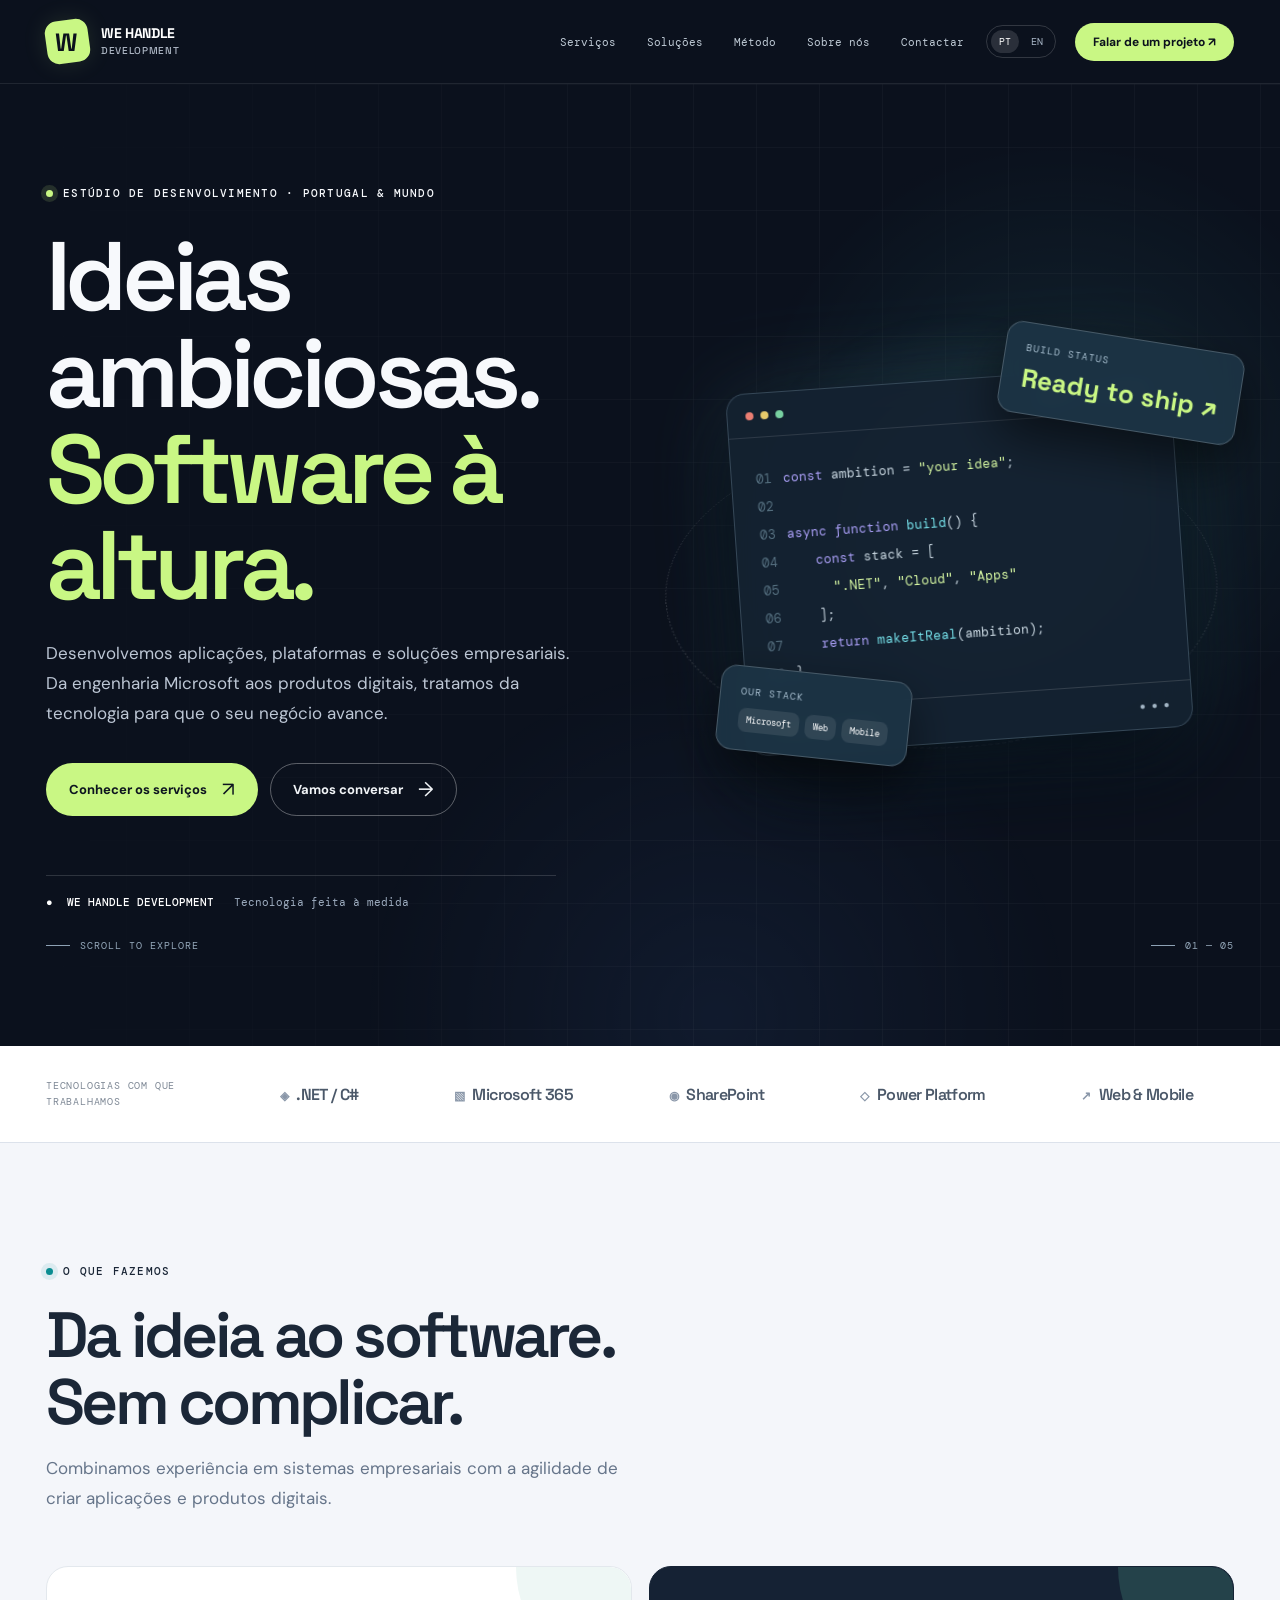
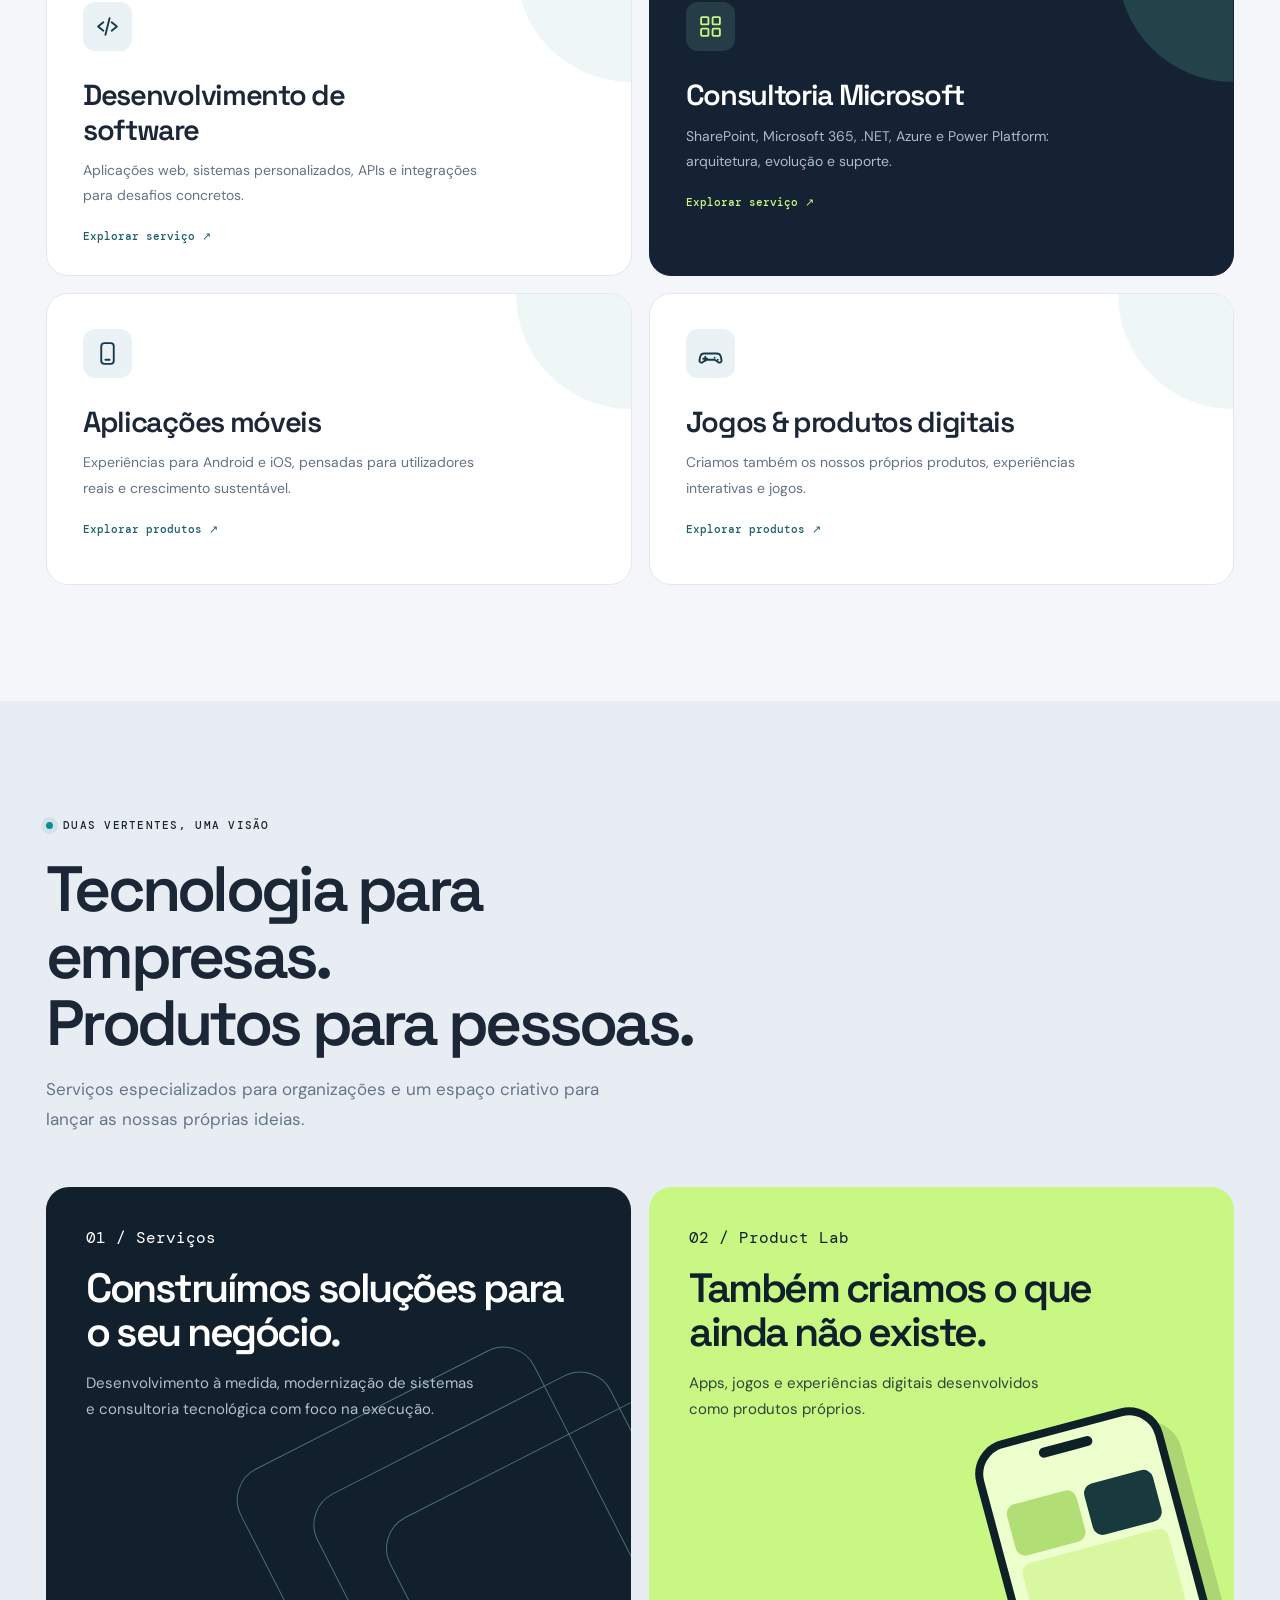
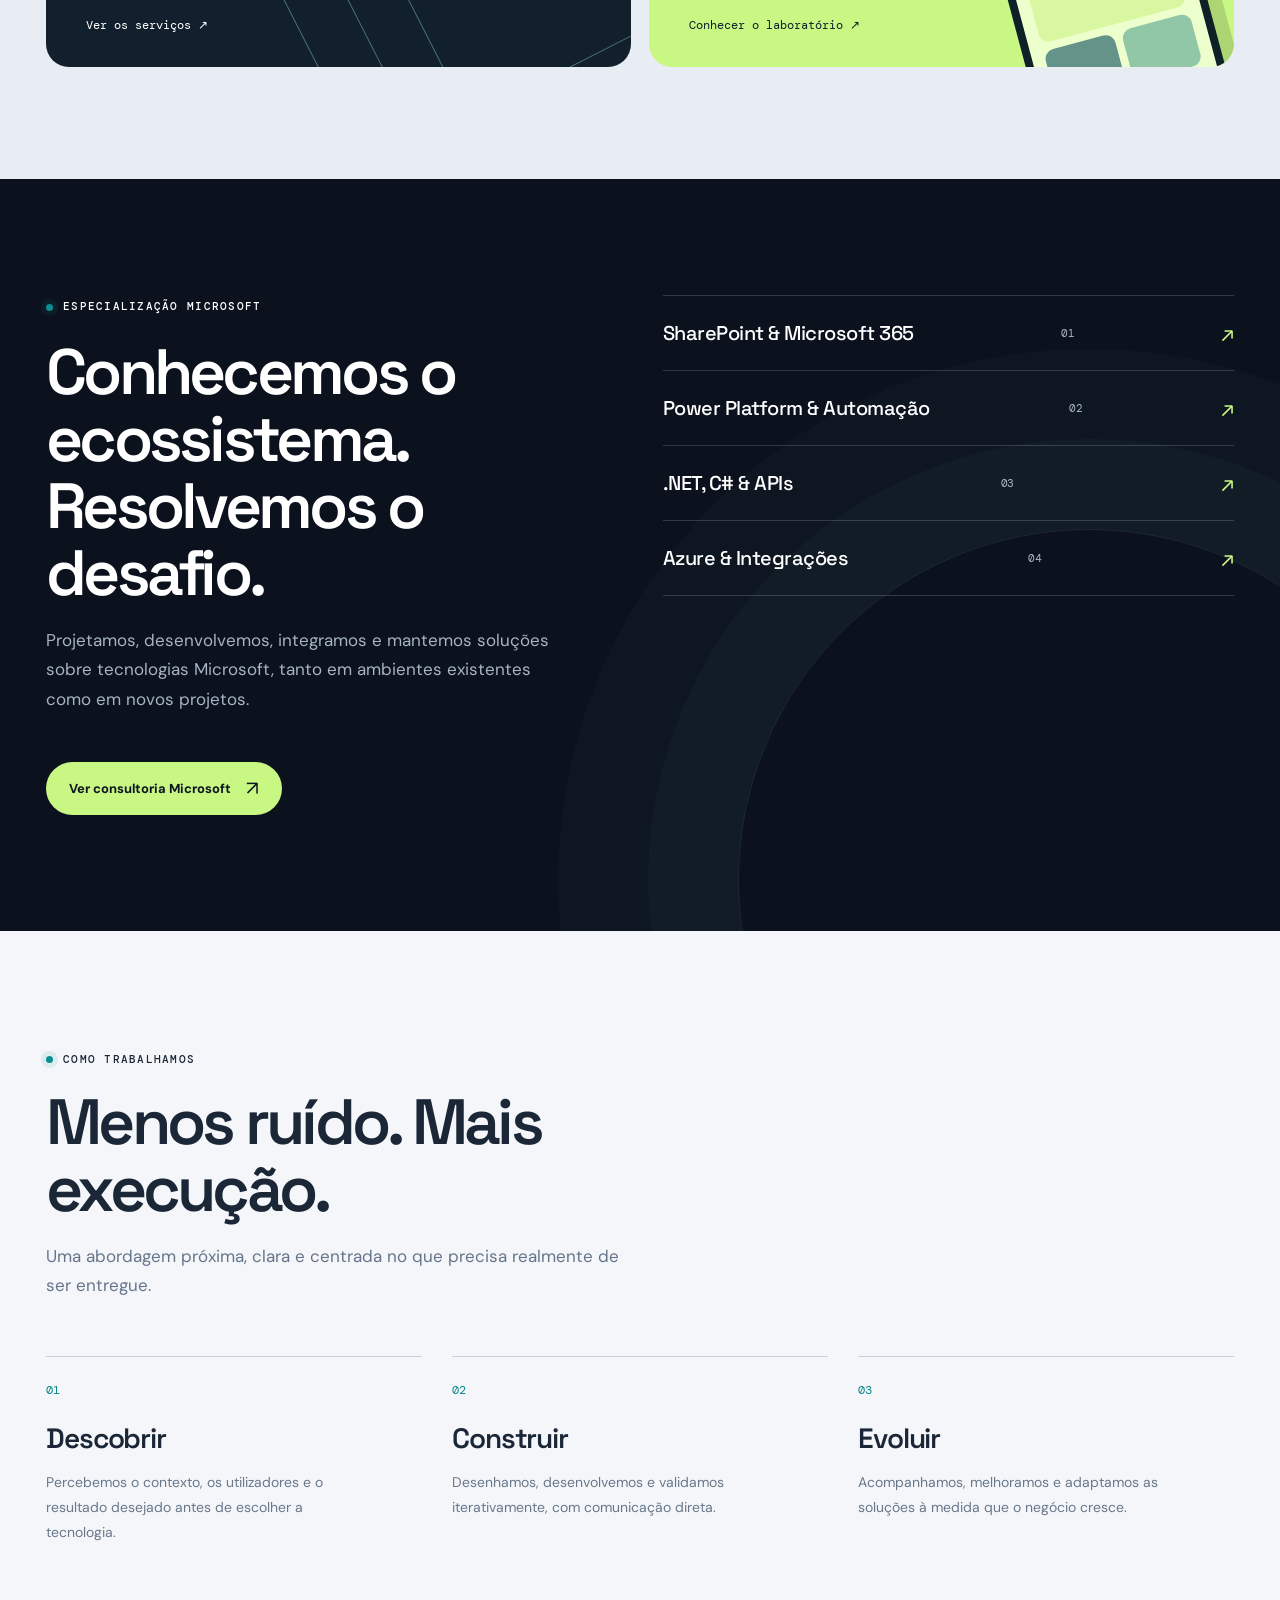
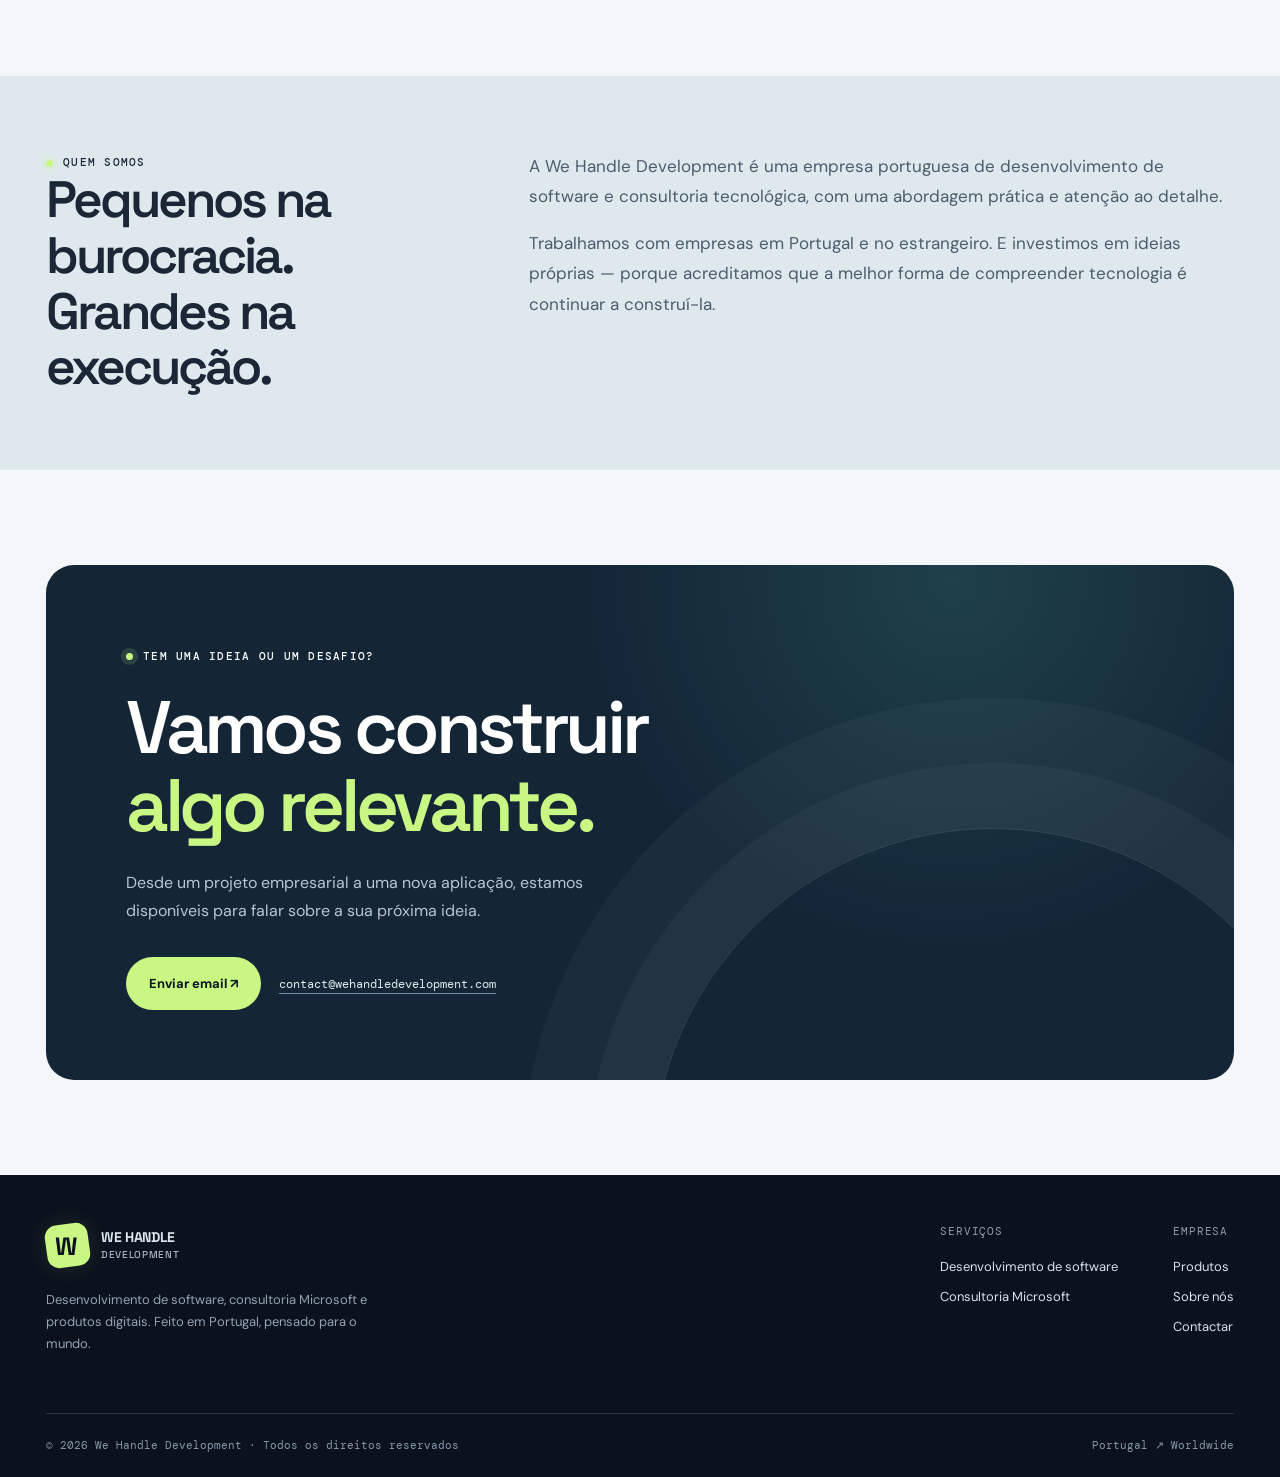
<file: index.html>
<!doctype html><html lang="pt-PT"><head><meta charset="utf-8"><meta name="viewport" content="width=device-width,initial-scale=1"><meta name="theme-color" content="#0b111d"><meta name="description" content="Desenvolvimento de software à medida, consultoria Microsoft, SharePoint, .NET, Power Platform, aplicações móveis e produtos digitais. Em Portugal e internacionalmente."><meta name="robots" content="index,follow"><title>We Handle Development | Desenvolvimento de Software e Consultoria Microsoft</title><link rel="canonical" href="https://wehandledevelopment.com/"><link rel="alternate" hreflang="pt-PT" href="https://wehandledevelopment.com/"><link rel="alternate" hreflang="en" href="https://wehandledevelopment.com/en/"><link rel="icon" type="image/svg+xml" href="assets/img/favicon.svg"><link rel="stylesheet" href="assets/css/site.css"><script type="application/ld+json">{"@context": "https://schema.org", "@type": "Organization", "name": "We Handle Development", "description": "Desenvolvimento de software, consultoria Microsoft e produtos digitais. Feito em Portugal, pensado para o mundo.", "areaServed": ["Portugal", "International"], "knowsAbout": ["Software development", "Microsoft 365", "SharePoint", ".NET", "Power Platform", "Mobile apps"]}</script><script defer src="assets/js/site.js"></script></head><body><a class="skip-link" href="#main">Saltar para conteúdo</a><header class="topbar"><div class="wrap"><a class="logo" href="index.html" aria-label="We Handle Development home"><span class="logo-symbol"><b>W</b></span><span class="logo-text"><span>WE HANDLE</span><span>DEVELOPMENT</span></span></a><nav class="nav" id="primary-nav" data-nav aria-label="Main navigation"><a class="nav-link" href="index.html#services">Serviços</a><a class="nav-link" href="index.html#work">Soluções</a><a class="nav-link" href="index.html#approach">Método</a><a class="nav-link" href="index.html#about">Sobre nós</a><a class="nav-link" href="index.html#contact">Contactar</a></nav><div class="nav-actions"><div class="language" aria-label="Idioma"><a href="index.html" lang="pt" hreflang="pt-PT" class="current" aria-current="page">PT</a><a href="en/index.html" lang="en" hreflang="en" >EN</a></div><a class="nav-cta" href="index.html#contact">Falar de um projeto ↗</a><button type="button" class="menu-toggle" data-menu-toggle aria-controls="primary-nav" aria-expanded="false" aria-label="Open navigation"><svg width="20" height="20" viewBox="0 0 24 24" fill="none" stroke="currentColor" stroke-width="2"><path d="M4 7h16M4 12h16M4 17h16"/></svg></button></div></div></header><main id="main"><section class="hero"><div class="wrap"><div class="hero-grid"><div class="hero-copy" data-reveal><span class="eyebrow">Estúdio de desenvolvimento · Portugal &amp; mundo</span><h1 class="display">Ideias ambiciosas.<em>Software à altura.</em></h1><p class="hero-subtitle">Desenvolvemos aplicações, plataformas e soluções empresariais. Da engenharia Microsoft aos produtos digitais, tratamos da tecnologia para que o seu negócio avance.</p><div class="hero-actions"><a class="btn btn-primary" href="#services">Conhecer os serviços <span class="arrow-icon">↗</span></a><a class="btn btn-ghost" href="#contact">Vamos conversar <span class="arrow-icon">→</span></a></div><div class="hero-note"><strong>● &nbsp;WE HANDLE DEVELOPMENT</strong><span>Tecnologia feita à medida</span></div></div><div class="orbit-art" aria-hidden="true"><div class="orb-ring"></div><div class="orb-ring two"></div><div class="code-panel"><div class="window-top"><i></i><i></i><i></i><span>build / in progress</span></div><div class="code-lines"><div><span class="line-num">01</span><span class="keyword">const</span> ambition = <span class="str">"your idea"</span>;</div><div><span class="line-num">02</span></div><div><span class="line-num">03</span><span class="keyword">async function</span> <span class="fn">build</span>() &#123;</div><div><span class="line-num">04</span><span class="indent"><span class="keyword">const</span> stack = [</span></div><div><span class="line-num">05</span><span class="indent">&nbsp;&nbsp;<span class="str">".NET"</span>, <span class="str">"Cloud"</span>, <span class="str">"Apps"</span></span></div><div><span class="line-num">06</span><span class="indent">];</span></div><div><span class="line-num">07</span><span class="indent"><span class="keyword">return</span> <span class="fn">makeItReal</span>(ambition);</span></div><div><span class="line-num">08</span>&#125;</div></div><div class="window-bottom"><span>Build successful</span><span>● ● ●</span></div></div><div class="floating top"><div class="float-title">BUILD STATUS</div><div class="float-number">Ready to ship ↗</div></div><div class="floating bottom"><div class="float-title">OUR STACK</div><div class="float-pills"><span>Microsoft</span><span>Web</span><span>Mobile</span></div></div></div></div><div class="scroll-hint"><span>SCROLL TO EXPLORE</span><span>01 — 05</span></div></div></section><div class="ticker"><div class="wrap"><span class="ticker-label">Tecnologias com que trabalhamos</span><div class="ticker-items"><span class="ticker-item"><small>◈</small>.NET / C#</span><span class="ticker-item"><small>▧</small>Microsoft 365</span><span class="ticker-item"><small>◉</small>SharePoint</span><span class="ticker-item"><small>◇</small>Power Platform</span><span class="ticker-item"><small>↗</small>Web & Mobile</span></div></div></div><section class="section light" id="services"><div class="wrap"><div class="section-heading" data-reveal><span class="eyebrow">O que fazemos</span><h2 class="display">Da ideia ao software.<br>Sem complicar.</h2><p>Combinamos experiência em sistemas empresariais com a agilidade de criar aplicações e produtos digitais.</p></div><div class="services-grid"><a class="service-card " data-reveal href="servicos/desenvolvimento-software/index.html"><div class="service-icon"><svg viewBox="0 0 24 24" aria-hidden="true"><polyline points="8 8 3 12 8 16"/><polyline points="16 8 21 12 16 16"/><line x1="14" y1="4" x2="10" y2="20"/></svg></div><h3>Desenvolvimento de software</h3><p>Aplicações web, sistemas personalizados, APIs e integrações para desafios concretos.</p><span class="service-more">Explorar serviço ↗</span></a><a class="service-card feature" data-reveal href="servicos/consultoria-microsoft/index.html"><div class="service-icon"><svg viewBox="0 0 24 24" aria-hidden="true"><rect x="3" y="3" width="7" height="7" rx="1"/><rect x="14" y="3" width="7" height="7" rx="1"/><rect x="3" y="14" width="7" height="7" rx="1"/><rect x="14" y="14" width="7" height="7" rx="1"/></svg></div><h3>Consultoria Microsoft</h3><p>SharePoint, Microsoft 365, .NET, Azure e Power Platform: arquitetura, evolução e suporte.</p><span class="service-more">Explorar serviço ↗</span></a><a class="service-card " data-reveal href="produtos/index.html"><div class="service-icon"><svg viewBox="0 0 24 24" aria-hidden="true"><rect x="6" y="2" width="12" height="20" rx="3"/><line x1="10" y1="18" x2="14" y2="18"/></svg></div><h3>Aplicações móveis</h3><p>Experiências para Android e iOS, pensadas para utilizadores reais e crescimento sustentável.</p><span class="service-more">Explorar produtos ↗</span></a><a class="service-card " data-reveal href="produtos/index.html"><div class="service-icon"><svg viewBox="0 0 24 24" aria-hidden="true"><path d="M6 12h12a4 4 0 0 1 3.9 3l.7 3.5a2 2 0 0 1-3 2L16 18H8l-3.6 2.5a2 2 0 0 1-3-2L2.1 15A4 4 0 0 1 6 12Z"/><path d="M7 15v4M5 17h4M16 16h.01M19 18h.01"/></svg></div><h3>Jogos &amp; produtos digitais</h3><p>Criamos também os nossos próprios produtos, experiências interativas e jogos.</p><span class="service-more">Explorar produtos ↗</span></a></div></div></section><section class="split-section" id="work"><div class="wrap"><div class="section-heading" data-reveal><span class="eyebrow">Duas vertentes, uma visão</span><h2 class="display">Tecnologia para empresas.<br>Produtos para pessoas.</h2><p>Serviços especializados para organizações e um espaço criativo para lançar as nossas próprias ideias.</p></div><div class="split-grid"><div class="split-card consult" data-reveal><span class="small-label">01 / Serviços</span><h3>Construímos soluções para o seu negócio.</h3><p>Desenvolvimento à medida, modernização de sistemas e consultoria tecnológica com foco na execução.</p><div class="diagram-lines" aria-hidden="true"></div><a class="card-action" href="servicos/desenvolvimento-software/index.html">Ver os serviços ↗</a></div><div class="split-card product" data-reveal><span class="small-label">02 / Product Lab</span><h3>Também criamos o que ainda não existe.</h3><p>Apps, jogos e experiências digitais desenvolvidos como produtos próprios.</p><div class="phone-mock" aria-hidden="true"><div class="phone-ui"><div></div><div></div><div></div><div></div><div></div></div></div><a class="card-action" href="produtos/index.html">Conhecer o laboratório ↗</a></div></div></div></section><section class="section microsoft"><div class="wrap"><div class="ms-grid"><div class="section-heading" data-reveal><span class="eyebrow">Especialização Microsoft</span><h2 class="display">Conhecemos o ecossistema. Resolvemos o desafio.</h2><p>Projetamos, desenvolvemos, integramos e mantemos soluções sobre tecnologias Microsoft, tanto em ambientes existentes como em novos projetos.</p><a class="btn btn-primary ms-button" href="servicos/consultoria-microsoft/index.html">Ver consultoria Microsoft <span class="arrow-icon">↗</span></a></div><div class="ms-stacks" data-reveal><div class="ms-stack"><div>SharePoint &amp; Microsoft 365</div><span>01</span></div><div class="ms-stack"><div>Power Platform &amp; Automação</div><span>02</span></div><div class="ms-stack"><div>.NET, C# &amp; APIs</div><span>03</span></div><div class="ms-stack"><div>Azure &amp; Integrações</div><span>04</span></div></div></div></div></section><section class="section light" id="approach"><div class="wrap"><div class="section-heading" data-reveal><span class="eyebrow">Como trabalhamos</span><h2 class="display">Menos ruído. Mais execução.</h2><p>Uma abordagem próxima, clara e centrada no que precisa realmente de ser entregue.</p></div><div class="process-grid"><div class="process-item" data-reveal><div class="num">01</div><h3>Descobrir</h3><p>Percebemos o contexto, os utilizadores e o resultado desejado antes de escolher a tecnologia.</p></div><div class="process-item" data-reveal><div class="num">02</div><h3>Construir</h3><p>Desenhamos, desenvolvemos e validamos iterativamente, com comunicação direta.</p></div><div class="process-item" data-reveal><div class="num">03</div><h3>Evoluir</h3><p>Acompanhamos, melhoramos e adaptamos as soluções à medida que o negócio cresce.</p></div></div></div></section><section class="about-band" id="about"><div class="wrap"><div class="about-grid"><div data-reveal><span class="eyebrow">Quem somos</span><h2 class="display">Pequenos na burocracia.<br>Grandes na execução.</h2></div><div data-reveal><p>A We Handle Development é uma empresa portuguesa de desenvolvimento de software e consultoria tecnológica, com uma abordagem prática e atenção ao detalhe.</p><p>Trabalhamos com empresas em Portugal e no estrangeiro. E investimos em ideias próprias — porque acreditamos que a melhor forma de compreender tecnologia é continuar a construí-la.</p></div></div></div></section><section class="contact-section" id="contact"><div class="wrap"><div class="contact-panel" data-reveal><span class="eyebrow">Tem uma ideia ou um desafio?</span><h2 class="display">Vamos construir<br><em>algo relevante.</em></h2><p>Desde um projeto empresarial a uma nova aplicação, estamos disponíveis para falar sobre a sua próxima ideia.</p><div class="contact-actions"><a class="btn btn-primary" href="mailto:contact@wehandledevelopment.com">Enviar email ↗</a><a class="email-link" href="mailto:contact@wehandledevelopment.com">contact@wehandledevelopment.com</a></div></div></div></section></main><footer><div class="wrap"><div class="footer-top"><div><a class="logo" href="index.html" aria-label="We Handle Development"><span class="logo-symbol"><b>W</b></span><span class="logo-text"><span>WE HANDLE</span><span>DEVELOPMENT</span></span></a><p>Desenvolvimento de software, consultoria Microsoft e produtos digitais. Feito em Portugal, pensado para o mundo.</p></div><div class="footer-links"><div><strong>Serviços</strong><a href="servicos/desenvolvimento-software/index.html">Desenvolvimento de software</a><a href="servicos/consultoria-microsoft/index.html">Consultoria Microsoft</a></div><div><strong>Empresa</strong><a href="produtos/index.html">Produtos</a><a href="index.html#about">Sobre nós</a><a href="index.html#contact">Contactar</a></div></div></div><div class="footer-bottom"><span>© <span data-current-year>2026</span> We Handle Development · Todos os direitos reservados</span><span>Portugal ↗ Worldwide</span></div></div></footer></body></html>
</file>
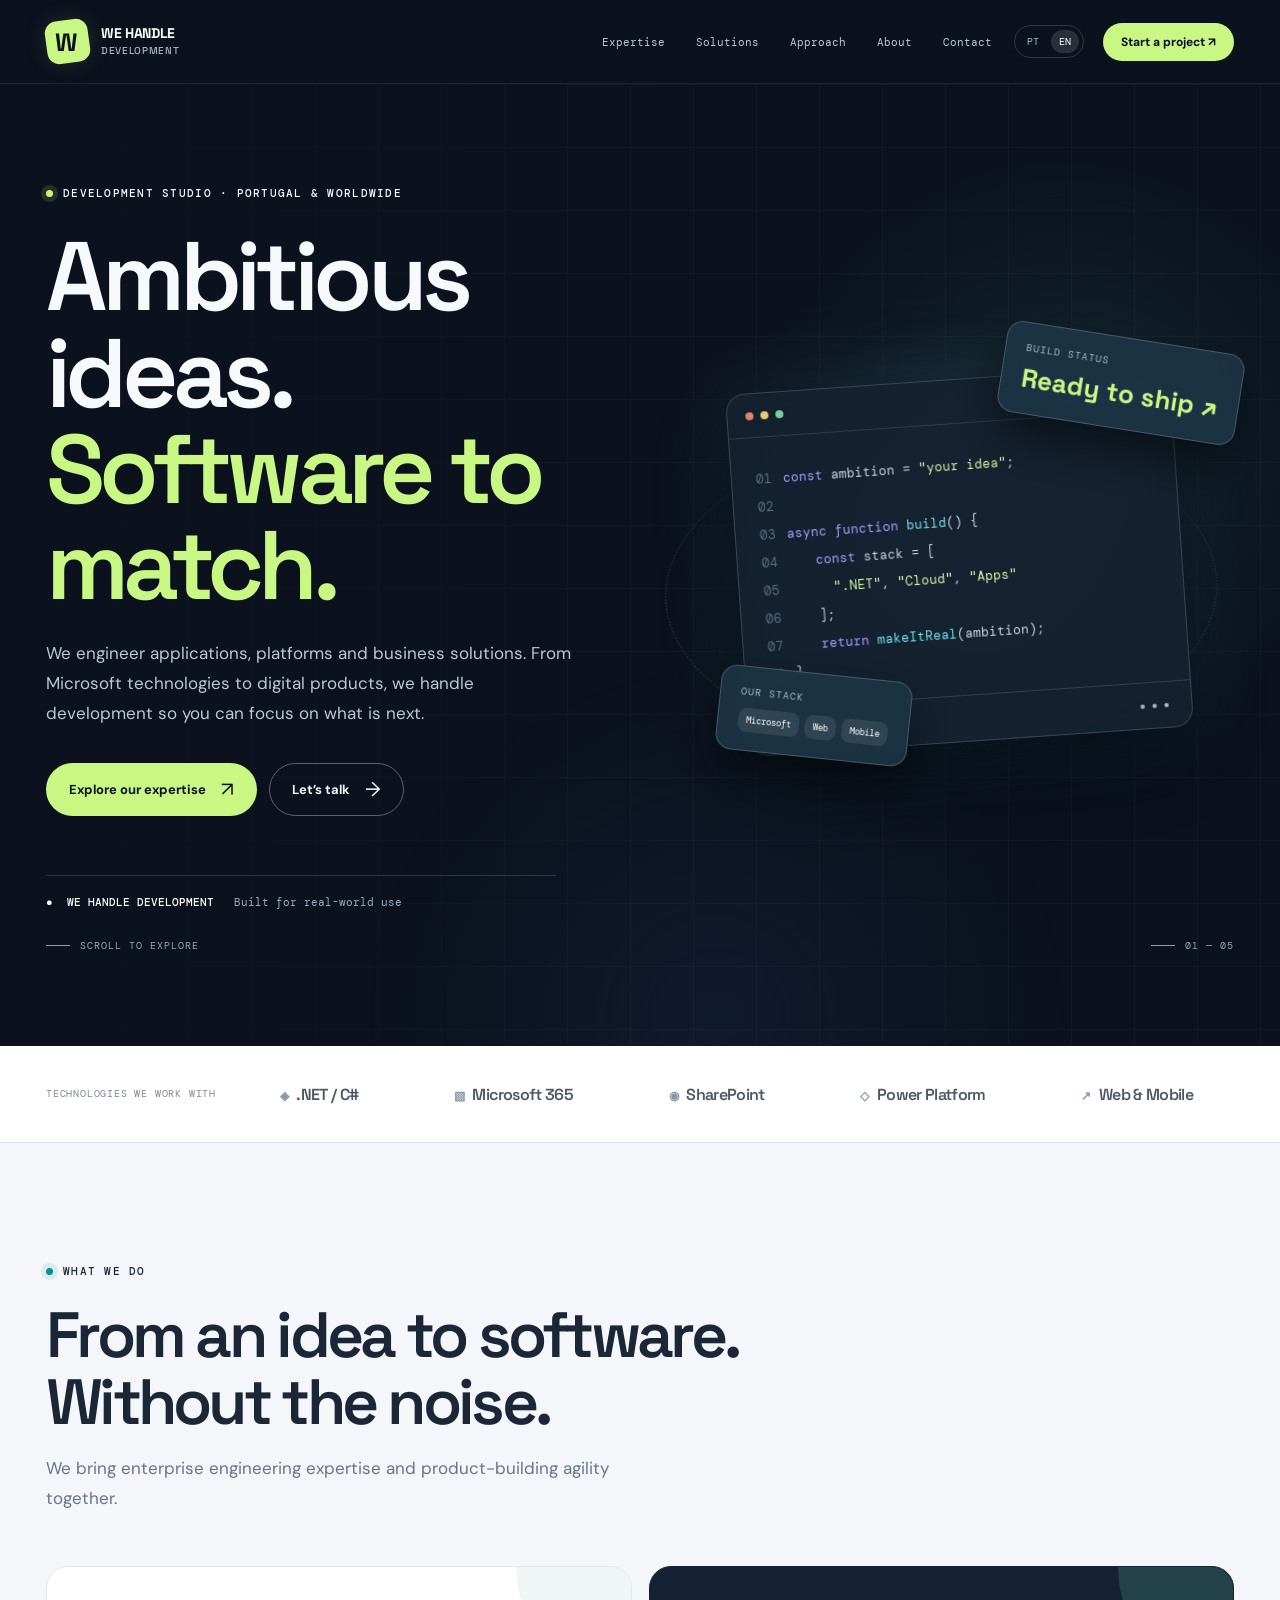
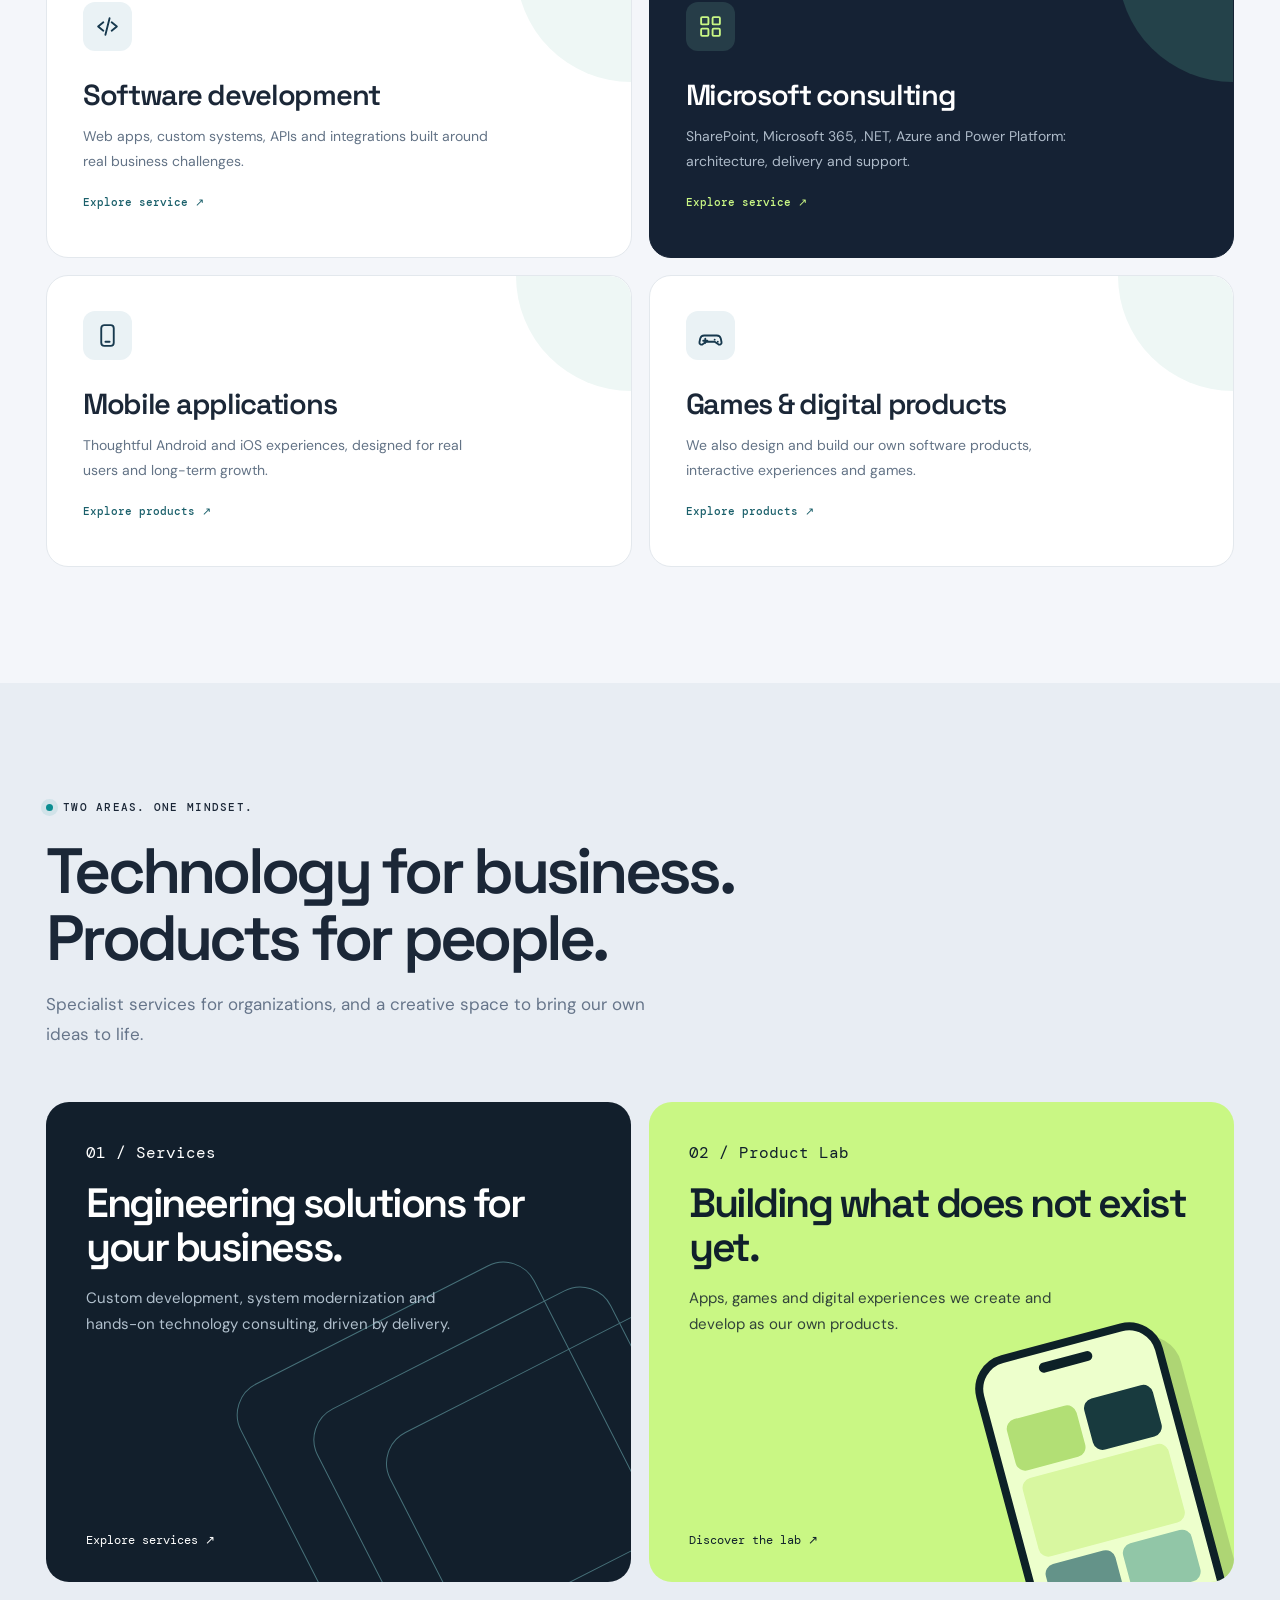
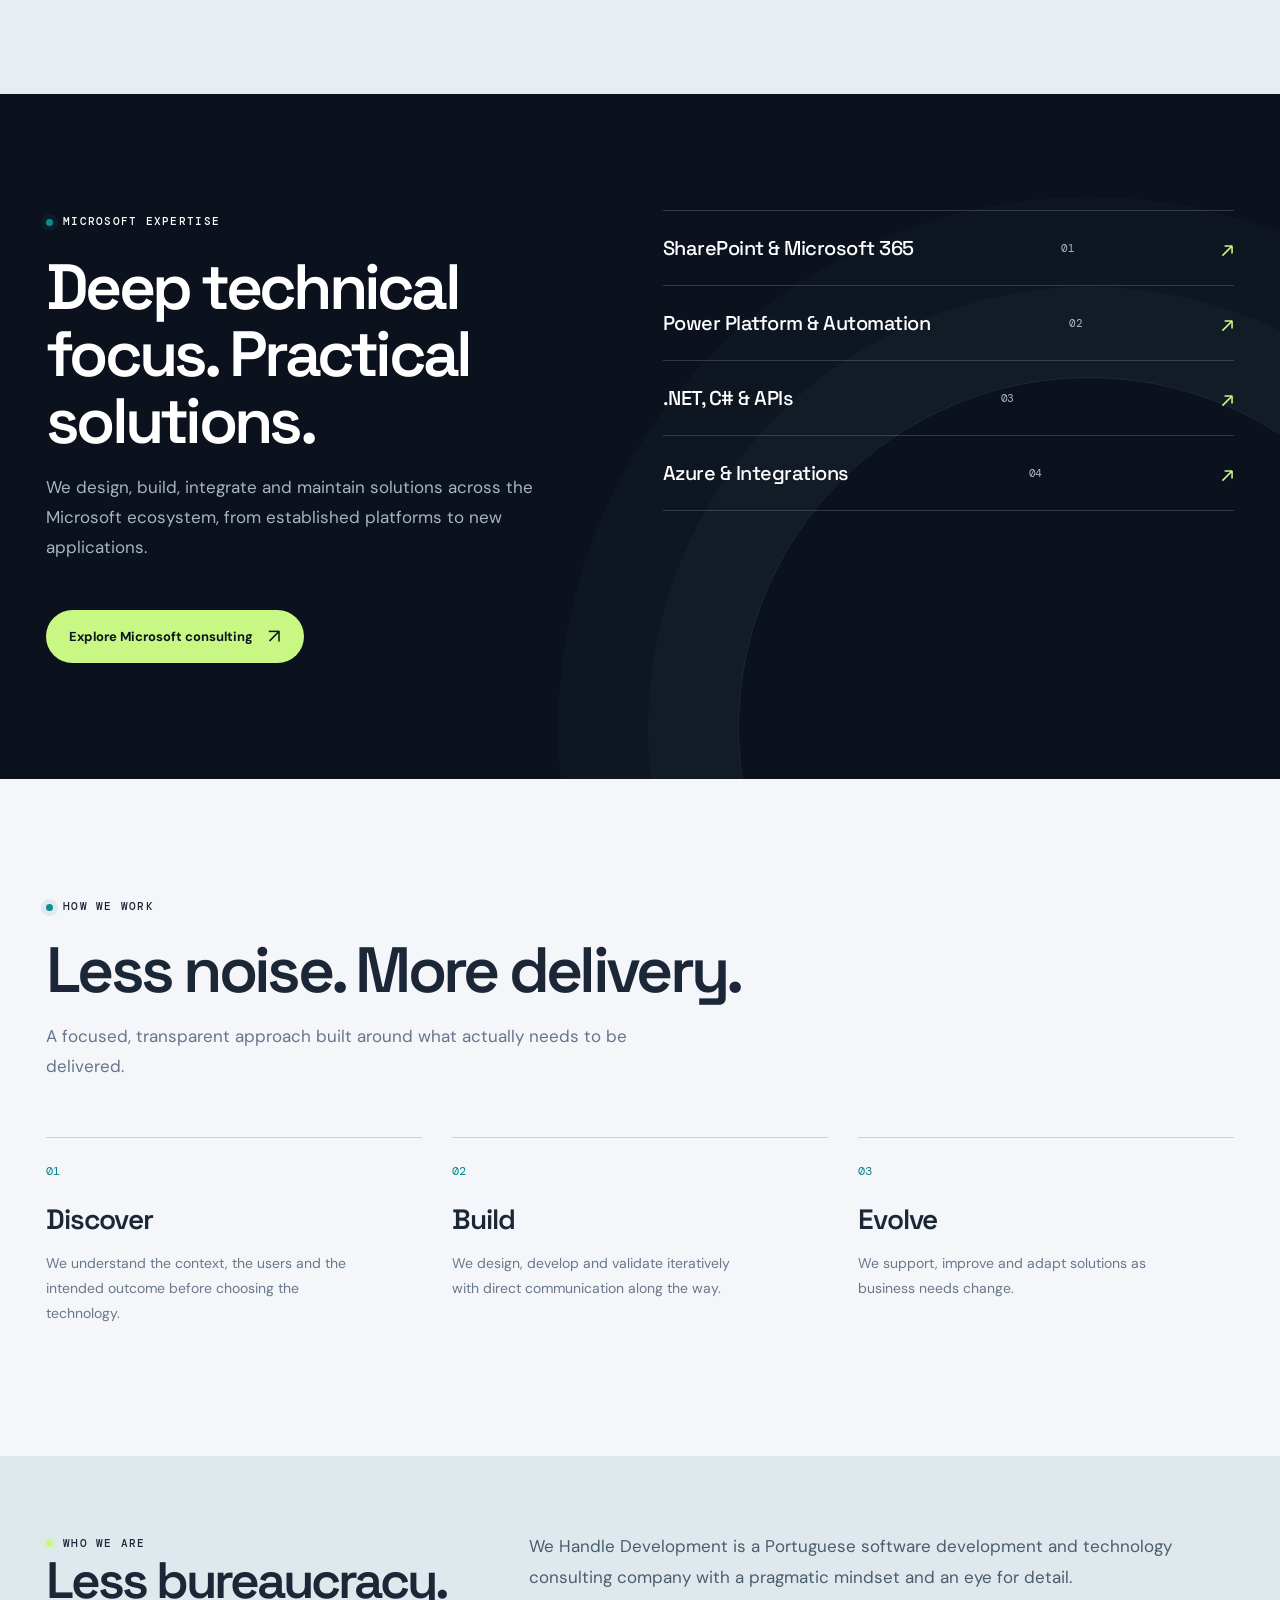
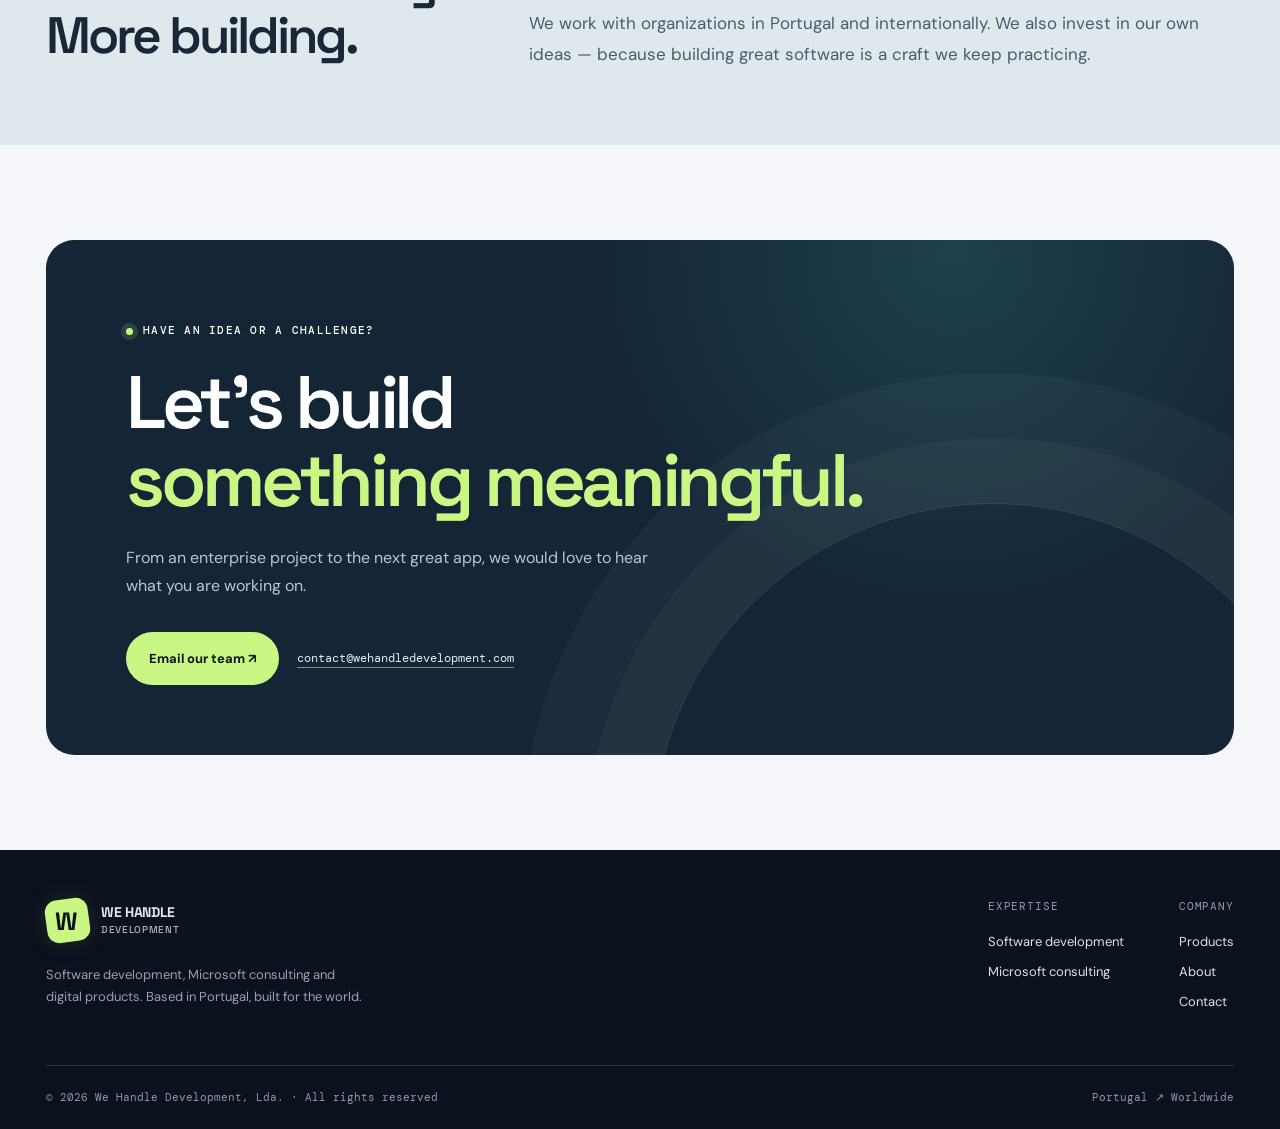
<file: en/index.html>
<!doctype html><html lang="en"><head><meta charset="utf-8"><meta name="viewport" content="width=device-width,initial-scale=1"><meta name="theme-color" content="#0b111d"><meta name="description" content="Custom software development, Microsoft consulting, SharePoint, .NET, Power Platform, mobile applications and digital products. Based in Portugal, working internationally."><meta name="robots" content="index,follow"><title>We Handle Development | Software Engineering &amp; Microsoft Consulting</title><link rel="icon" type="image/svg+xml" href="../assets/img/favicon.svg"><link rel="stylesheet" href="../assets/css/site.css"><script type="application/ld+json">{"@context": "https://schema.org", "@type": "Organization", "name": "We Handle Development", "legalName": "WE HANDLE DEVELOPMENT, LDA", "description": "Software development, Microsoft consulting and digital products. Based in Portugal, built for the world.", "areaServed": ["Portugal", "International"], "knowsAbout": ["Software development", "Microsoft 365", "SharePoint", ".NET", "Power Platform", "Mobile apps"]}</script><script defer src="../assets/js/site.js"></script></head><body><a class="skip-link" href="#main">Skip to content</a><header class="topbar"><div class="wrap"><a class="logo" href="index.html" aria-label="We Handle Development home"><span class="logo-symbol"><b>W</b></span><span class="logo-text"><span>WE HANDLE</span><span>DEVELOPMENT</span></span></a><nav class="nav" id="primary-nav" data-nav aria-label="Main navigation"><a class="nav-link" href="index.html#services">Expertise</a><a class="nav-link" href="index.html#work">Solutions</a><a class="nav-link" href="index.html#approach">Approach</a><a class="nav-link" href="index.html#about">About</a><a class="nav-link" href="index.html#contact">Contact</a></nav><div class="nav-actions"><div class="language" aria-label="Language"><a href="../index.html" lang="pt" hreflang="pt-PT" >PT</a><a href="index.html" lang="en" hreflang="en" class="current" aria-current="page">EN</a></div><a class="nav-cta" href="index.html#contact">Start a project ↗</a><button type="button" class="menu-toggle" data-menu-toggle aria-controls="primary-nav" aria-expanded="false" aria-label="Open navigation"><svg width="20" height="20" viewBox="0 0 24 24" fill="none" stroke="currentColor" stroke-width="2"><path d="M4 7h16M4 12h16M4 17h16"/></svg></button></div></div></header><main id="main"><section class="hero"><div class="wrap"><div class="hero-grid"><div class="hero-copy" data-reveal><span class="eyebrow">Development studio · Portugal &amp; worldwide</span><h1 class="display">Ambitious ideas.<em>Software to match.</em></h1><p class="hero-subtitle">We engineer applications, platforms and business solutions. From Microsoft technologies to digital products, we handle development so you can focus on what is next.</p><div class="hero-actions"><a class="btn btn-primary" href="#services">Explore our expertise <span class="arrow-icon">↗</span></a><a class="btn btn-ghost" href="#contact">Let’s talk <span class="arrow-icon">→</span></a></div><div class="hero-note"><strong>● &nbsp;WE HANDLE DEVELOPMENT</strong><span>Built for real-world use</span></div></div><div class="orbit-art" aria-hidden="true"><div class="orb-ring"></div><div class="orb-ring two"></div><div class="code-panel"><div class="window-top"><i></i><i></i><i></i><span>build / in progress</span></div><div class="code-lines"><div><span class="line-num">01</span><span class="keyword">const</span> ambition = <span class="str">"your idea"</span>;</div><div><span class="line-num">02</span></div><div><span class="line-num">03</span><span class="keyword">async function</span> <span class="fn">build</span>() &#123;</div><div><span class="line-num">04</span><span class="indent"><span class="keyword">const</span> stack = [</span></div><div><span class="line-num">05</span><span class="indent">&nbsp;&nbsp;<span class="str">".NET"</span>, <span class="str">"Cloud"</span>, <span class="str">"Apps"</span></span></div><div><span class="line-num">06</span><span class="indent">];</span></div><div><span class="line-num">07</span><span class="indent"><span class="keyword">return</span> <span class="fn">makeItReal</span>(ambition);</span></div><div><span class="line-num">08</span>&#125;</div></div><div class="window-bottom"><span>Build successful</span><span>● ● ●</span></div></div><div class="floating top"><div class="float-title">BUILD STATUS</div><div class="float-number">Ready to ship ↗</div></div><div class="floating bottom"><div class="float-title">OUR STACK</div><div class="float-pills"><span>Microsoft</span><span>Web</span><span>Mobile</span></div></div></div></div><div class="scroll-hint"><span>SCROLL TO EXPLORE</span><span>01 — 05</span></div></div></section><div class="ticker"><div class="wrap"><span class="ticker-label">Technologies we work with</span><div class="ticker-items"><span class="ticker-item"><small>◈</small>.NET / C#</span><span class="ticker-item"><small>▧</small>Microsoft 365</span><span class="ticker-item"><small>◉</small>SharePoint</span><span class="ticker-item"><small>◇</small>Power Platform</span><span class="ticker-item"><small>↗</small>Web & Mobile</span></div></div></div><section class="section light" id="services"><div class="wrap"><div class="section-heading" data-reveal><span class="eyebrow">What we do</span><h2 class="display">From an idea to software.<br>Without the noise.</h2><p>We bring enterprise engineering expertise and product-building agility together.</p></div><div class="services-grid"><a class="service-card " data-reveal href="services/software-development/index.html"><div class="service-icon"><svg viewBox="0 0 24 24" aria-hidden="true"><polyline points="8 8 3 12 8 16"/><polyline points="16 8 21 12 16 16"/><line x1="14" y1="4" x2="10" y2="20"/></svg></div><h3>Software development</h3><p>Web apps, custom systems, APIs and integrations built around real business challenges.</p><span class="service-more">Explore service ↗</span></a><a class="service-card feature" data-reveal href="services/microsoft-consulting/index.html"><div class="service-icon"><svg viewBox="0 0 24 24" aria-hidden="true"><rect x="3" y="3" width="7" height="7" rx="1"/><rect x="14" y="3" width="7" height="7" rx="1"/><rect x="3" y="14" width="7" height="7" rx="1"/><rect x="14" y="14" width="7" height="7" rx="1"/></svg></div><h3>Microsoft consulting</h3><p>SharePoint, Microsoft 365, .NET, Azure and Power Platform: architecture, delivery and support.</p><span class="service-more">Explore service ↗</span></a><a class="service-card " data-reveal href="products/index.html"><div class="service-icon"><svg viewBox="0 0 24 24" aria-hidden="true"><rect x="6" y="2" width="12" height="20" rx="3"/><line x1="10" y1="18" x2="14" y2="18"/></svg></div><h3>Mobile applications</h3><p>Thoughtful Android and iOS experiences, designed for real users and long-term growth.</p><span class="service-more">Explore products ↗</span></a><a class="service-card " data-reveal href="products/index.html"><div class="service-icon"><svg viewBox="0 0 24 24" aria-hidden="true"><path d="M6 12h12a4 4 0 0 1 3.9 3l.7 3.5a2 2 0 0 1-3 2L16 18H8l-3.6 2.5a2 2 0 0 1-3-2L2.1 15A4 4 0 0 1 6 12Z"/><path d="M7 15v4M5 17h4M16 16h.01M19 18h.01"/></svg></div><h3>Games &amp; digital products</h3><p>We also design and build our own software products, interactive experiences and games.</p><span class="service-more">Explore products ↗</span></a></div></div></section><section class="split-section" id="work"><div class="wrap"><div class="section-heading" data-reveal><span class="eyebrow">Two areas. One mindset.</span><h2 class="display">Technology for business.<br>Products for people.</h2><p>Specialist services for organizations, and a creative space to bring our own ideas to life.</p></div><div class="split-grid"><div class="split-card consult" data-reveal><span class="small-label">01 / Services</span><h3>Engineering solutions for your business.</h3><p>Custom development, system modernization and hands-on technology consulting, driven by delivery.</p><div class="diagram-lines" aria-hidden="true"></div><a class="card-action" href="services/software-development/index.html">Explore services ↗</a></div><div class="split-card product" data-reveal><span class="small-label">02 / Product Lab</span><h3>Building what does not exist yet.</h3><p>Apps, games and digital experiences we create and develop as our own products.</p><div class="phone-mock" aria-hidden="true"><div class="phone-ui"><div></div><div></div><div></div><div></div><div></div></div></div><a class="card-action" href="products/index.html">Discover the lab ↗</a></div></div></div></section><section class="section microsoft"><div class="wrap"><div class="ms-grid"><div class="section-heading" data-reveal><span class="eyebrow">Microsoft expertise</span><h2 class="display">Deep technical focus. Practical solutions.</h2><p>We design, build, integrate and maintain solutions across the Microsoft ecosystem, from established platforms to new applications.</p><a class="btn btn-primary ms-button" href="services/microsoft-consulting/index.html">Explore Microsoft consulting <span class="arrow-icon">↗</span></a></div><div class="ms-stacks" data-reveal><div class="ms-stack"><div>SharePoint &amp; Microsoft 365</div><span>01</span></div><div class="ms-stack"><div>Power Platform &amp; Automation</div><span>02</span></div><div class="ms-stack"><div>.NET, C# &amp; APIs</div><span>03</span></div><div class="ms-stack"><div>Azure &amp; Integrations</div><span>04</span></div></div></div></div></section><section class="section light" id="approach"><div class="wrap"><div class="section-heading" data-reveal><span class="eyebrow">How we work</span><h2 class="display">Less noise. More delivery.</h2><p>A focused, transparent approach built around what actually needs to be delivered.</p></div><div class="process-grid"><div class="process-item" data-reveal><div class="num">01</div><h3>Discover</h3><p>We understand the context, the users and the intended outcome before choosing the technology.</p></div><div class="process-item" data-reveal><div class="num">02</div><h3>Build</h3><p>We design, develop and validate iteratively with direct communication along the way.</p></div><div class="process-item" data-reveal><div class="num">03</div><h3>Evolve</h3><p>We support, improve and adapt solutions as business needs change.</p></div></div></div></section><section class="about-band" id="about"><div class="wrap"><div class="about-grid"><div data-reveal><span class="eyebrow">Who we are</span><h2 class="display">Less bureaucracy.<br>More building.</h2></div><div data-reveal><p>We Handle Development is a Portuguese software development and technology consulting company with a pragmatic mindset and an eye for detail.</p><p>We work with organizations in Portugal and internationally. We also invest in our own ideas — because building great software is a craft we keep practicing.</p></div></div></div></section><section class="contact-section" id="contact"><div class="wrap"><div class="contact-panel" data-reveal><span class="eyebrow">Have an idea or a challenge?</span><h2 class="display">Let's build<br><em>something meaningful.</em></h2><p>From an enterprise project to the next great app, we would love to hear what you are working on.</p><div class="contact-actions"><a class="btn btn-primary" href="mailto:contact@wehandledevelopment.com">Email our team ↗</a><a class="email-link" href="mailto:contact@wehandledevelopment.com">contact@wehandledevelopment.com</a></div></div></div></section></main><footer><div class="wrap"><div class="footer-top"><div><a class="logo" href="index.html" aria-label="We Handle Development"><span class="logo-symbol"><b>W</b></span><span class="logo-text"><span>WE HANDLE</span><span>DEVELOPMENT</span></span></a><p>Software development, Microsoft consulting and digital products. Based in Portugal, built for the world.</p></div><div class="footer-links"><div><strong>Expertise</strong><a href="services/software-development/index.html">Software development</a><a href="services/microsoft-consulting/index.html">Microsoft consulting</a></div><div><strong>Company</strong><a href="products/index.html">Products</a><a href="index.html#about">About</a><a href="index.html#contact">Contact</a></div></div></div><div class="footer-bottom"><span>© <span data-current-year>2026</span> We Handle Development, Lda. · All rights reserved</span><span>Portugal ↗ Worldwide</span></div></div></footer></body></html>
</file>
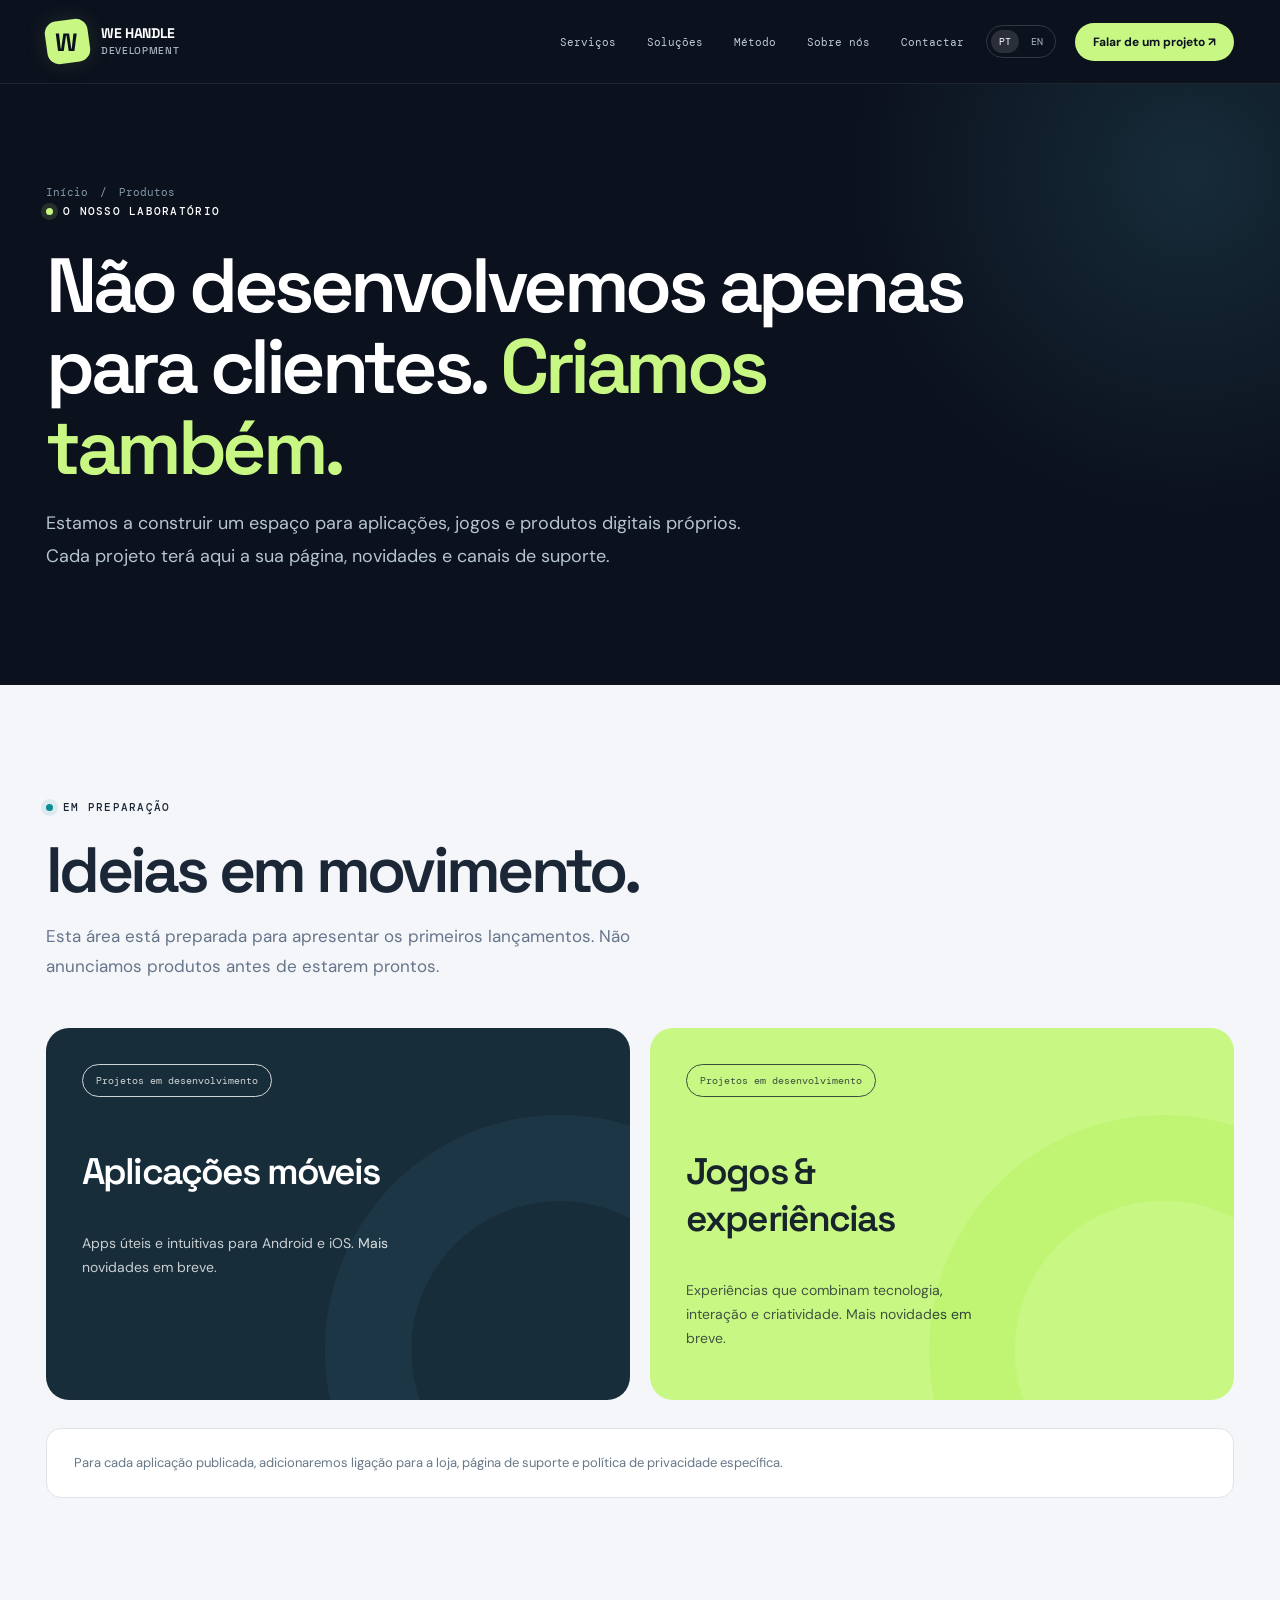
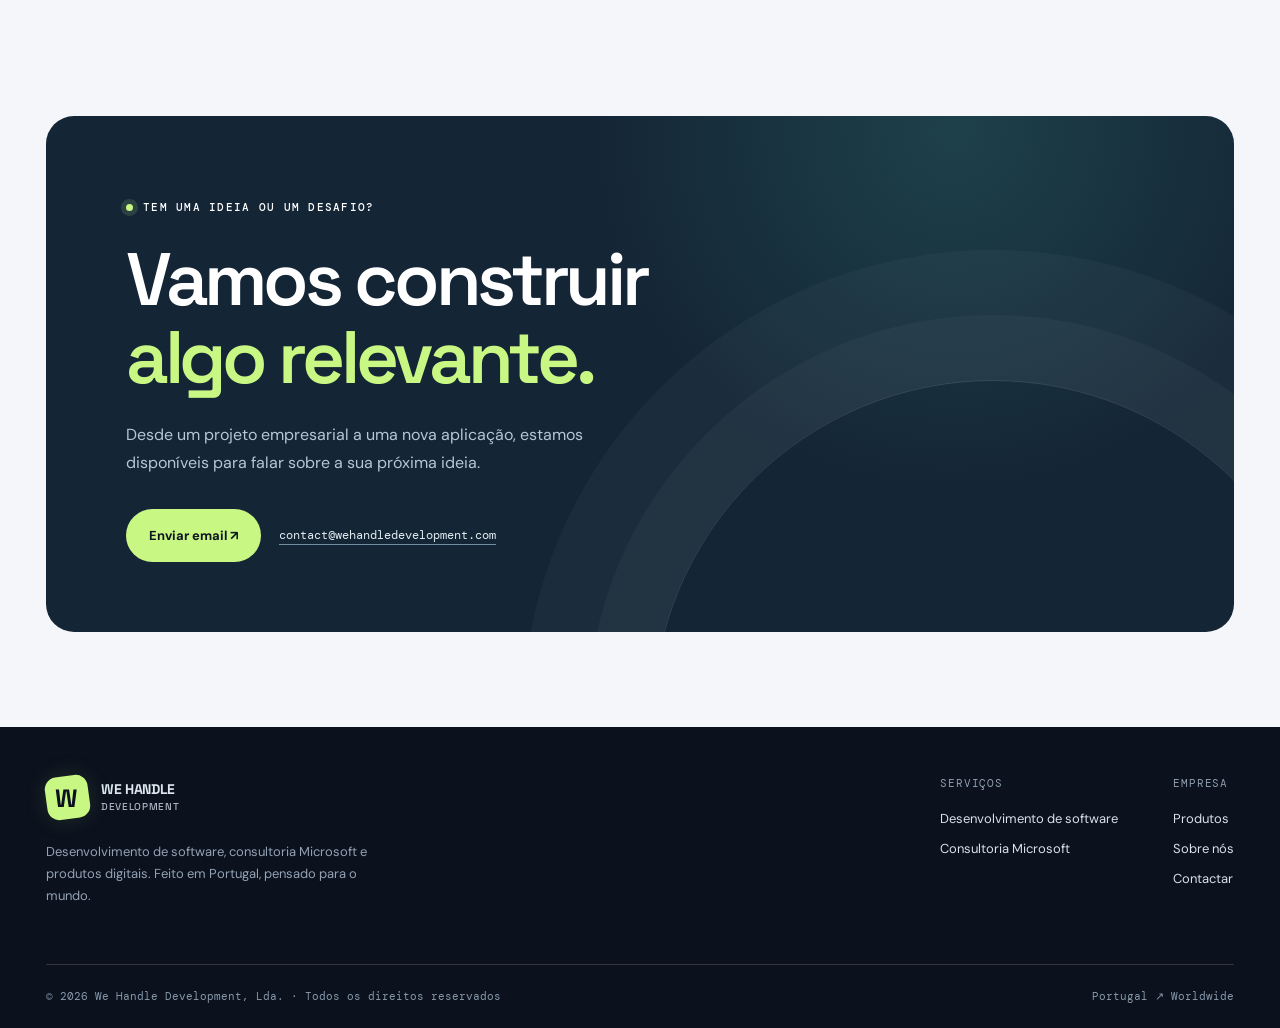
<file: produtos/index.html>
<!doctype html><html lang="pt-PT"><head><meta charset="utf-8"><meta name="viewport" content="width=device-width,initial-scale=1"><meta name="theme-color" content="#0b111d"><meta name="description" content="Conheça a vertente de produtos da We Handle Development: aplicações móveis, jogos e novas experiências digitais em desenvolvimento."><meta name="robots" content="index,follow"><title>Apps, Jogos e Produtos Digitais | We Handle Development</title><link rel="icon" type="image/svg+xml" href="../assets/img/favicon.svg"><link rel="stylesheet" href="../assets/css/site.css"><script type="application/ld+json">{"@context": "https://schema.org", "@type": "Organization", "name": "We Handle Development", "legalName": "WE HANDLE DEVELOPMENT, LDA", "description": "Desenvolvimento de software, consultoria Microsoft e produtos digitais. Feito em Portugal, pensado para o mundo.", "areaServed": ["Portugal", "International"], "knowsAbout": ["Software development", "Microsoft 365", "SharePoint", ".NET", "Power Platform", "Mobile apps"]}</script><script defer src="../assets/js/site.js"></script></head><body><a class="skip-link" href="#main">Saltar para conteúdo</a><header class="topbar"><div class="wrap"><a class="logo" href="../index.html" aria-label="We Handle Development home"><span class="logo-symbol"><b>W</b></span><span class="logo-text"><span>WE HANDLE</span><span>DEVELOPMENT</span></span></a><nav class="nav" id="primary-nav" data-nav aria-label="Main navigation"><a class="nav-link" href="../index.html#services">Serviços</a><a class="nav-link" href="../index.html#work">Soluções</a><a class="nav-link" href="../index.html#approach">Método</a><a class="nav-link" href="../index.html#about">Sobre nós</a><a class="nav-link" href="../index.html#contact">Contactar</a></nav><div class="nav-actions"><div class="language" aria-label="Idioma"><a href="index.html" lang="pt" hreflang="pt-PT" class="current" aria-current="page">PT</a><a href="../en/products/index.html" lang="en" hreflang="en" >EN</a></div><a class="nav-cta" href="../index.html#contact">Falar de um projeto ↗</a><button type="button" class="menu-toggle" data-menu-toggle aria-controls="primary-nav" aria-expanded="false" aria-label="Open navigation"><svg width="20" height="20" viewBox="0 0 24 24" fill="none" stroke="currentColor" stroke-width="2"><path d="M4 7h16M4 12h16M4 17h16"/></svg></button></div></div></header><main id="main"><section class="inner-hero"><div class="wrap"><div class="breadcrumb"><a href="../index.html">Início</a><span>/</span><span>Produtos</span></div><span class="eyebrow">O nosso laboratório</span><h1 class="display">Não desenvolvemos apenas<br>para clientes. <em>Criamos também.</em></h1><p>Estamos a construir um espaço para aplicações, jogos e produtos digitais próprios. Cada projeto terá aqui a sua página, novidades e canais de suporte.</p></div></section><section class="detail-section"><div class="wrap"><div class="section-heading" data-reveal><span class="eyebrow">Em preparação</span><h2 class="display">Ideias em movimento.</h2><p>Esta área está preparada para apresentar os primeiros lançamentos. Não anunciamos produtos antes de estarem prontos.</p></div><div class="product-page-grid"><article class="product-block" data-reveal><span class="label-pill">Projetos em desenvolvimento</span><h3>Aplicações móveis</h3><p>Apps úteis e intuitivas para Android e iOS. Mais novidades em breve.</p><div class="decoration" aria-hidden="true"></div></article><article class="product-block" data-reveal><span class="label-pill">Projetos em desenvolvimento</span><h3>Jogos & experiências</h3><p>Experiências que combinam tecnologia, interação e criatividade. Mais novidades em breve.</p><div class="decoration" aria-hidden="true"></div></article></div><p class="note-card">Para cada aplicação publicada, adicionaremos ligação para a loja, página de suporte e política de privacidade específica.</p></div></section><section class="contact-section" id="contact"><div class="wrap"><div class="contact-panel" data-reveal><span class="eyebrow">Tem uma ideia ou um desafio?</span><h2 class="display">Vamos construir<br><em>algo relevante.</em></h2><p>Desde um projeto empresarial a uma nova aplicação, estamos disponíveis para falar sobre a sua próxima ideia.</p><div class="contact-actions"><a class="btn btn-primary" href="mailto:contact@wehandledevelopment.com">Enviar email ↗</a><a class="email-link" href="mailto:contact@wehandledevelopment.com">contact@wehandledevelopment.com</a></div></div></div></section></main><footer><div class="wrap"><div class="footer-top"><div><a class="logo" href="../index.html" aria-label="We Handle Development"><span class="logo-symbol"><b>W</b></span><span class="logo-text"><span>WE HANDLE</span><span>DEVELOPMENT</span></span></a><p>Desenvolvimento de software, consultoria Microsoft e produtos digitais. Feito em Portugal, pensado para o mundo.</p></div><div class="footer-links"><div><strong>Serviços</strong><a href="../servicos/desenvolvimento-software/index.html">Desenvolvimento de software</a><a href="../servicos/consultoria-microsoft/index.html">Consultoria Microsoft</a></div><div><strong>Empresa</strong><a href="index.html">Produtos</a><a href="../index.html#about">Sobre nós</a><a href="../index.html#contact">Contactar</a></div></div></div><div class="footer-bottom"><span>© <span data-current-year>2026</span> We Handle Development, Lda. · Todos os direitos reservados</span><span>Portugal ↗ Worldwide</span></div></div></footer></body></html>
</file>
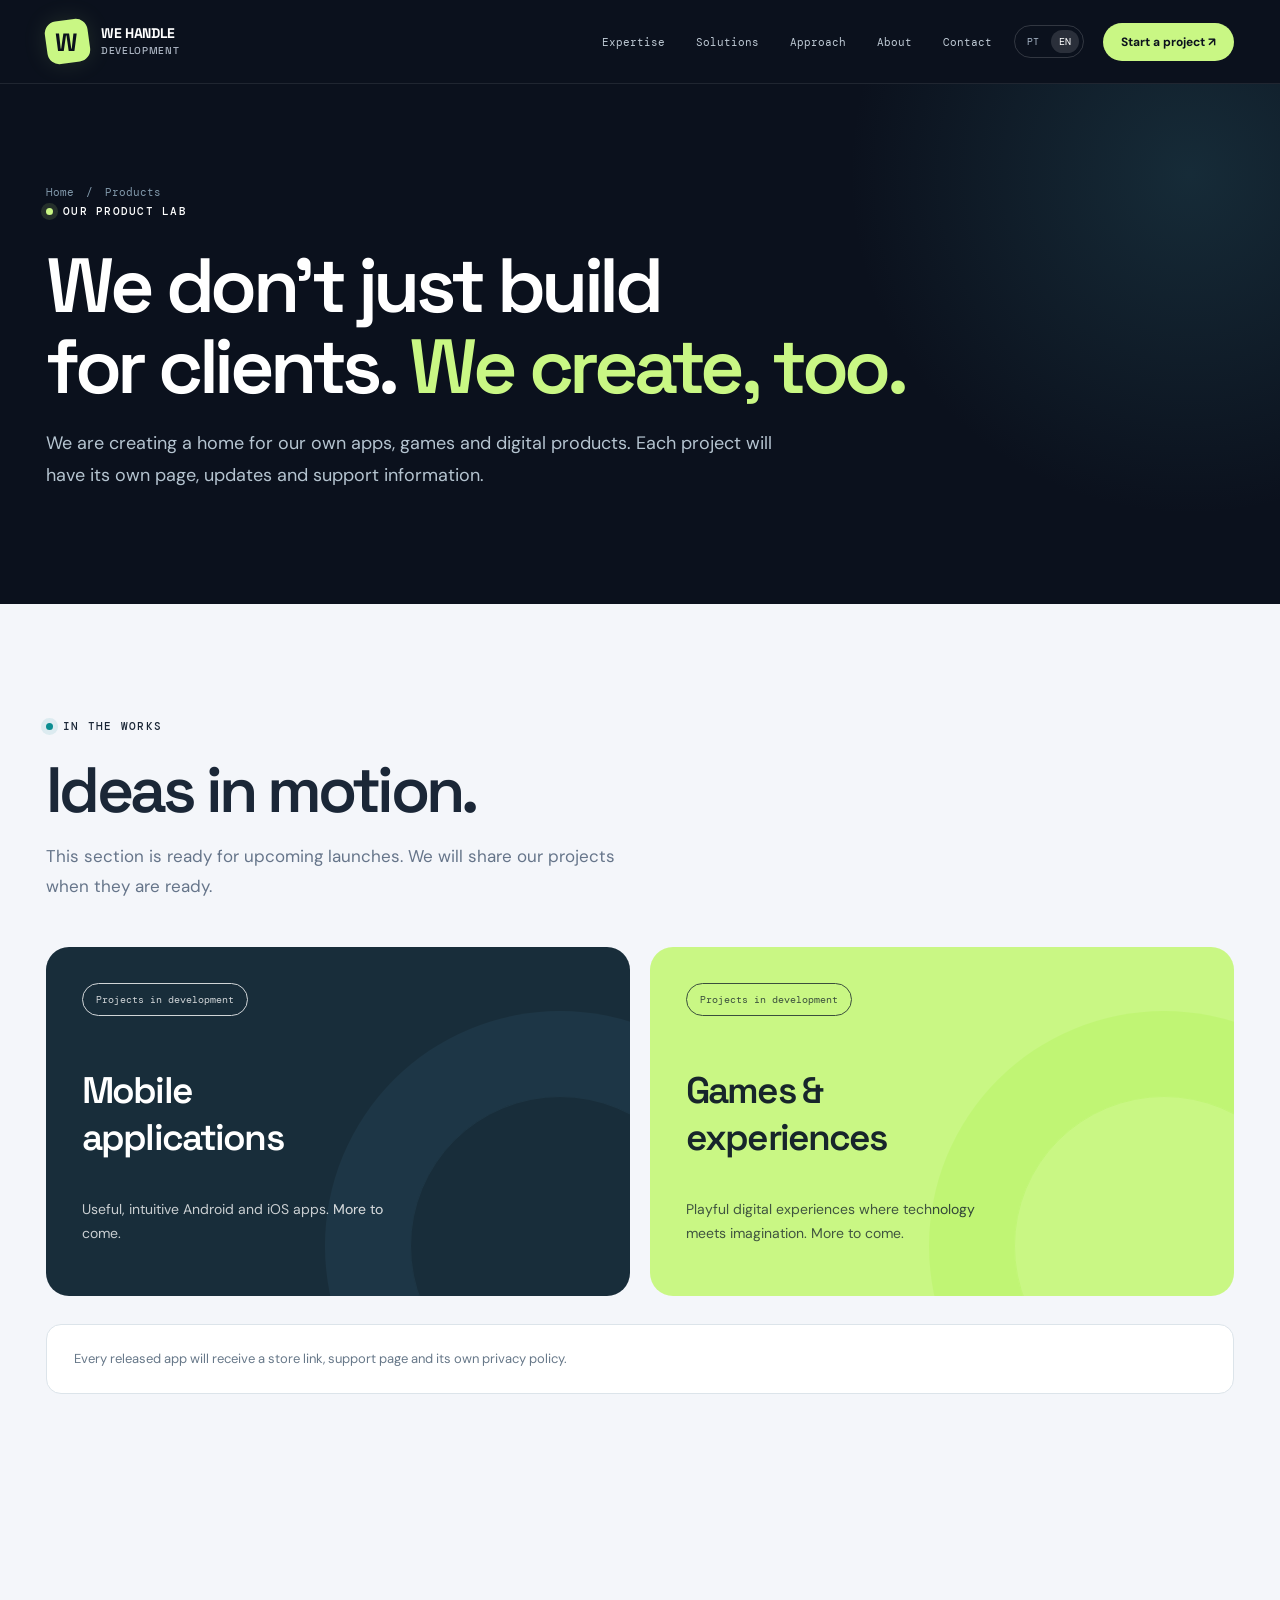
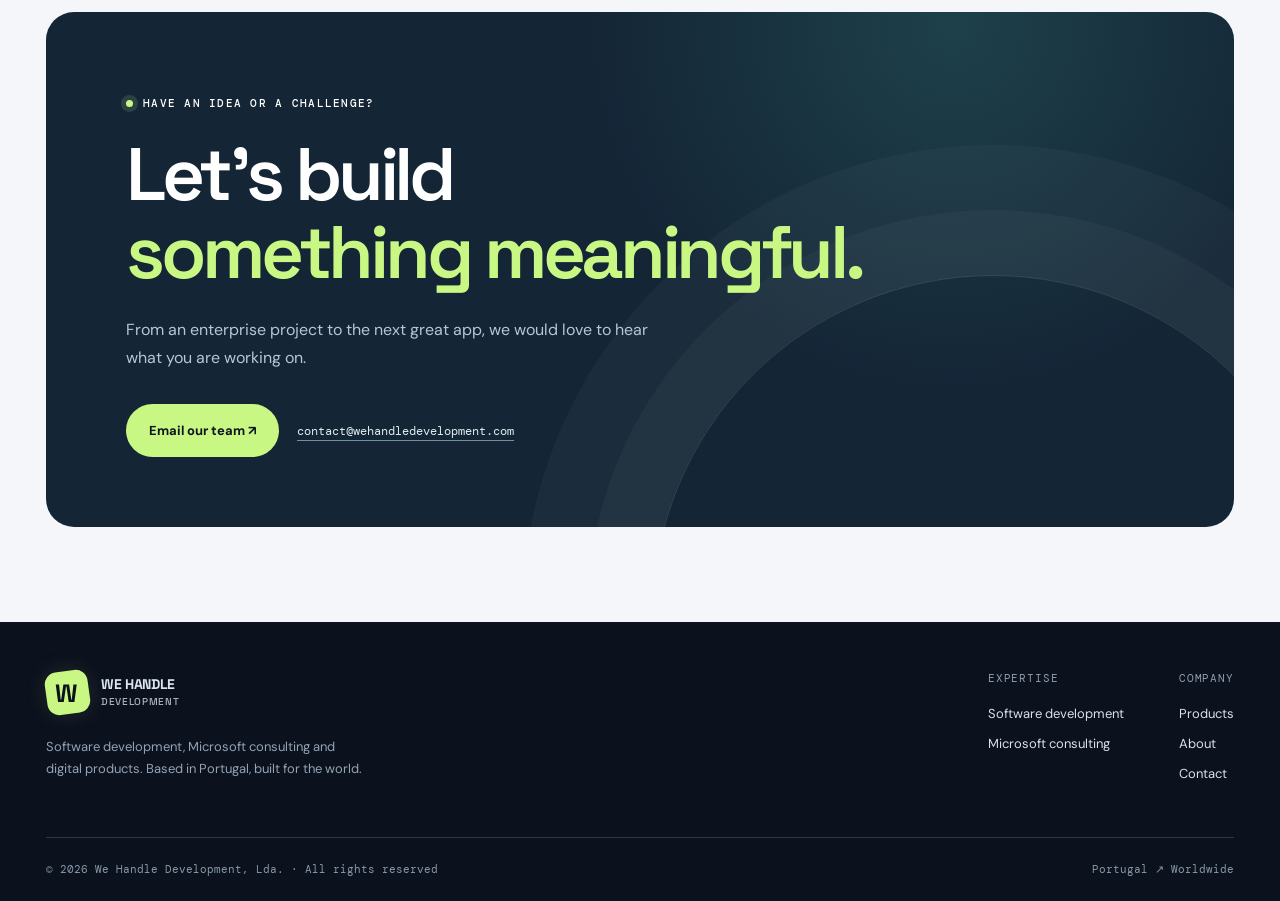
<file: en/products/index.html>
<!doctype html><html lang="en"><head><meta charset="utf-8"><meta name="viewport" content="width=device-width,initial-scale=1"><meta name="theme-color" content="#0b111d"><meta name="description" content="Explore We Handle Development’s product lab: mobile apps, games and original digital experiences in development."><meta name="robots" content="index,follow"><title>Apps, Games &amp; Digital Products | We Handle Development</title><link rel="icon" type="image/svg+xml" href="../../assets/img/favicon.svg"><link rel="stylesheet" href="../../assets/css/site.css"><script type="application/ld+json">{"@context": "https://schema.org", "@type": "Organization", "name": "We Handle Development", "legalName": "WE HANDLE DEVELOPMENT, LDA", "description": "Software development, Microsoft consulting and digital products. Based in Portugal, built for the world.", "areaServed": ["Portugal", "International"], "knowsAbout": ["Software development", "Microsoft 365", "SharePoint", ".NET", "Power Platform", "Mobile apps"]}</script><script defer src="../../assets/js/site.js"></script></head><body><a class="skip-link" href="#main">Skip to content</a><header class="topbar"><div class="wrap"><a class="logo" href="../index.html" aria-label="We Handle Development home"><span class="logo-symbol"><b>W</b></span><span class="logo-text"><span>WE HANDLE</span><span>DEVELOPMENT</span></span></a><nav class="nav" id="primary-nav" data-nav aria-label="Main navigation"><a class="nav-link" href="../index.html#services">Expertise</a><a class="nav-link" href="../index.html#work">Solutions</a><a class="nav-link" href="../index.html#approach">Approach</a><a class="nav-link" href="../index.html#about">About</a><a class="nav-link" href="../index.html#contact">Contact</a></nav><div class="nav-actions"><div class="language" aria-label="Language"><a href="../../produtos/index.html" lang="pt" hreflang="pt-PT" >PT</a><a href="index.html" lang="en" hreflang="en" class="current" aria-current="page">EN</a></div><a class="nav-cta" href="../index.html#contact">Start a project ↗</a><button type="button" class="menu-toggle" data-menu-toggle aria-controls="primary-nav" aria-expanded="false" aria-label="Open navigation"><svg width="20" height="20" viewBox="0 0 24 24" fill="none" stroke="currentColor" stroke-width="2"><path d="M4 7h16M4 12h16M4 17h16"/></svg></button></div></div></header><main id="main"><section class="inner-hero"><div class="wrap"><div class="breadcrumb"><a href="../index.html">Home</a><span>/</span><span>Products</span></div><span class="eyebrow">Our product lab</span><h1 class="display">We don’t just build<br>for clients. <em>We create, too.</em></h1><p>We are creating a home for our own apps, games and digital products. Each project will have its own page, updates and support information.</p></div></section><section class="detail-section"><div class="wrap"><div class="section-heading" data-reveal><span class="eyebrow">In the works</span><h2 class="display">Ideas in motion.</h2><p>This section is ready for upcoming launches. We will share our projects when they are ready.</p></div><div class="product-page-grid"><article class="product-block" data-reveal><span class="label-pill">Projects in development</span><h3>Mobile applications</h3><p>Useful, intuitive Android and iOS apps. More to come.</p><div class="decoration" aria-hidden="true"></div></article><article class="product-block" data-reveal><span class="label-pill">Projects in development</span><h3>Games & experiences</h3><p>Playful digital experiences where technology meets imagination. More to come.</p><div class="decoration" aria-hidden="true"></div></article></div><p class="note-card">Every released app will receive a store link, support page and its own privacy policy.</p></div></section><section class="contact-section" id="contact"><div class="wrap"><div class="contact-panel" data-reveal><span class="eyebrow">Have an idea or a challenge?</span><h2 class="display">Let's build<br><em>something meaningful.</em></h2><p>From an enterprise project to the next great app, we would love to hear what you are working on.</p><div class="contact-actions"><a class="btn btn-primary" href="mailto:contact@wehandledevelopment.com">Email our team ↗</a><a class="email-link" href="mailto:contact@wehandledevelopment.com">contact@wehandledevelopment.com</a></div></div></div></section></main><footer><div class="wrap"><div class="footer-top"><div><a class="logo" href="../index.html" aria-label="We Handle Development"><span class="logo-symbol"><b>W</b></span><span class="logo-text"><span>WE HANDLE</span><span>DEVELOPMENT</span></span></a><p>Software development, Microsoft consulting and digital products. Based in Portugal, built for the world.</p></div><div class="footer-links"><div><strong>Expertise</strong><a href="../services/software-development/index.html">Software development</a><a href="../services/microsoft-consulting/index.html">Microsoft consulting</a></div><div><strong>Company</strong><a href="index.html">Products</a><a href="../index.html#about">About</a><a href="../index.html#contact">Contact</a></div></div></div><div class="footer-bottom"><span>© <span data-current-year>2026</span> We Handle Development, Lda. · All rights reserved</span><span>Portugal ↗ Worldwide</span></div></div></footer></body></html>
</file>
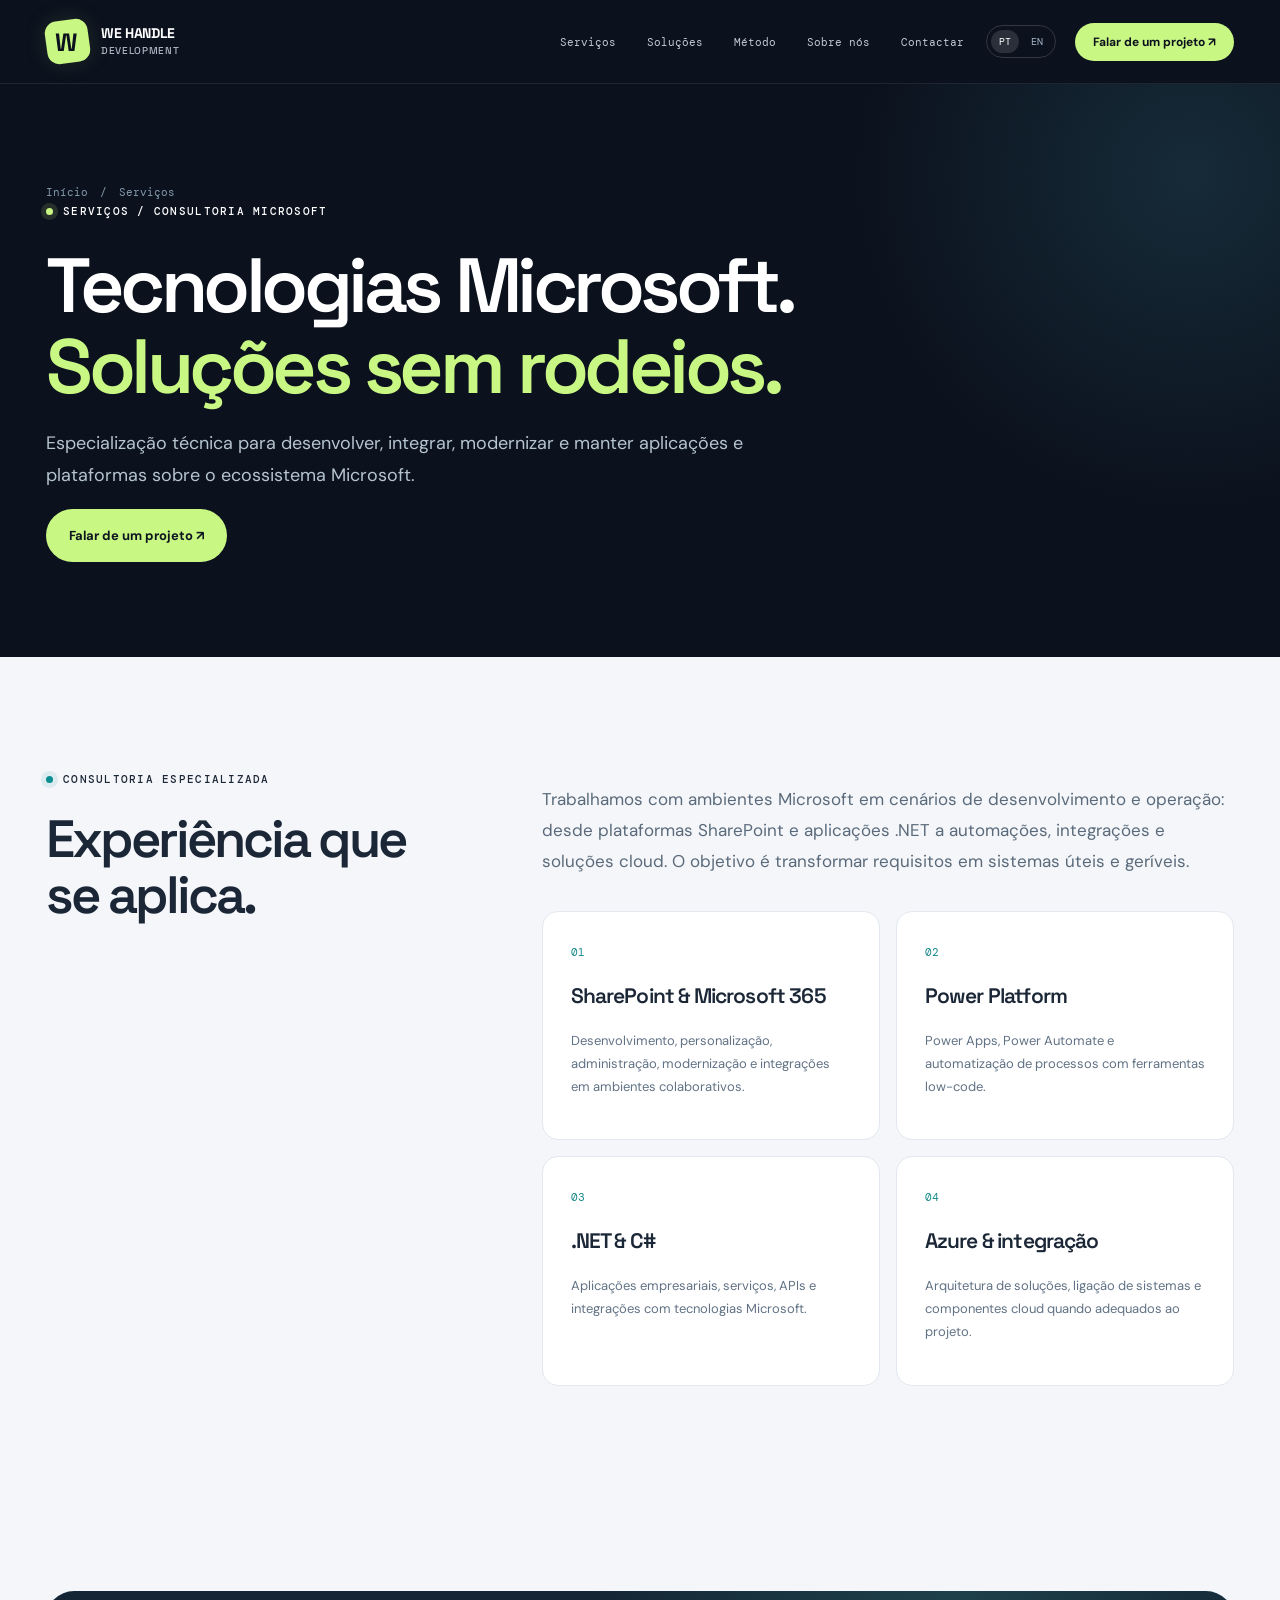
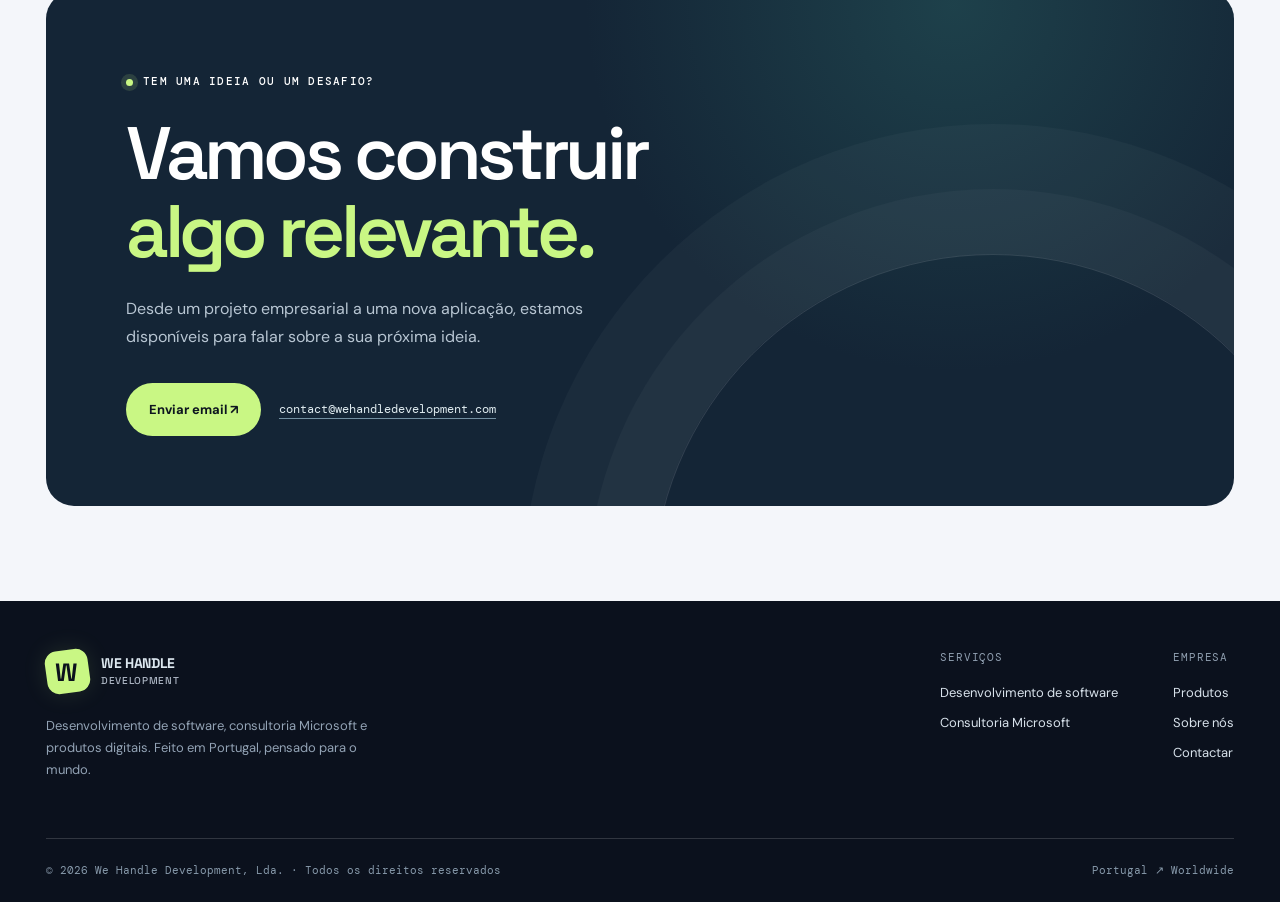
<file: servicos/consultoria-microsoft/index.html>
<!doctype html><html lang="pt-PT"><head><meta charset="utf-8"><meta name="viewport" content="width=device-width,initial-scale=1"><meta name="theme-color" content="#0b111d"><meta name="description" content="Consultoria Microsoft em SharePoint, Microsoft 365, .NET, C#, Power Platform, Azure, Power Automate e integração de sistemas."><meta name="robots" content="index,follow"><title>Consultoria Microsoft, SharePoint e Power Platform | We Handle Development</title><link rel="icon" type="image/svg+xml" href="../../assets/img/favicon.svg"><link rel="stylesheet" href="../../assets/css/site.css"><script type="application/ld+json">{"@context": "https://schema.org", "@type": "Organization", "name": "We Handle Development", "legalName": "WE HANDLE DEVELOPMENT, LDA", "description": "Desenvolvimento de software, consultoria Microsoft e produtos digitais. Feito em Portugal, pensado para o mundo.", "areaServed": ["Portugal", "International"], "knowsAbout": ["Software development", "Microsoft 365", "SharePoint", ".NET", "Power Platform", "Mobile apps"]}</script><script defer src="../../assets/js/site.js"></script></head><body><a class="skip-link" href="#main">Saltar para conteúdo</a><header class="topbar"><div class="wrap"><a class="logo" href="../../index.html" aria-label="We Handle Development home"><span class="logo-symbol"><b>W</b></span><span class="logo-text"><span>WE HANDLE</span><span>DEVELOPMENT</span></span></a><nav class="nav" id="primary-nav" data-nav aria-label="Main navigation"><a class="nav-link" href="../../index.html#services">Serviços</a><a class="nav-link" href="../../index.html#work">Soluções</a><a class="nav-link" href="../../index.html#approach">Método</a><a class="nav-link" href="../../index.html#about">Sobre nós</a><a class="nav-link" href="../../index.html#contact">Contactar</a></nav><div class="nav-actions"><div class="language" aria-label="Idioma"><a href="index.html" lang="pt" hreflang="pt-PT" class="current" aria-current="page">PT</a><a href="../../en/services/microsoft-consulting/index.html" lang="en" hreflang="en" >EN</a></div><a class="nav-cta" href="../../index.html#contact">Falar de um projeto ↗</a><button type="button" class="menu-toggle" data-menu-toggle aria-controls="primary-nav" aria-expanded="false" aria-label="Open navigation"><svg width="20" height="20" viewBox="0 0 24 24" fill="none" stroke="currentColor" stroke-width="2"><path d="M4 7h16M4 12h16M4 17h16"/></svg></button></div></div></header><main id="main"><section class="inner-hero"><div class="wrap"><div class="breadcrumb"><a href="../../index.html">Início</a><span>/</span><span>Serviços</span></div><span class="eyebrow">Serviços / Consultoria Microsoft</span><h1 class="display">Tecnologias Microsoft.<br><em>Soluções sem rodeios.</em></h1><p>Especialização técnica para desenvolver, integrar, modernizar e manter aplicações e plataformas sobre o ecossistema Microsoft.</p><a class="btn btn-primary" href="../../index.html#contact">Falar de um projeto ↗</a></div></section><section class="detail-section"><div class="wrap"><div class="detail-grid"><div class="section-heading" data-reveal><span class="eyebrow">Consultoria especializada</span><h2 class="display">Experiência que se aplica.</h2></div><div class="detail-copy"><p>Trabalhamos com ambientes Microsoft em cenários de desenvolvimento e operação: desde plataformas SharePoint e aplicações .NET a automações, integrações e soluções cloud. O objetivo é transformar requisitos em sistemas úteis e geríveis.</p><div class="deliverables"><article class="deliverable" data-reveal><span class="dnum">01</span><h3>SharePoint &amp; Microsoft 365</h3><p>Desenvolvimento, personalização, administração, modernização e integrações em ambientes colaborativos.</p></article><article class="deliverable" data-reveal><span class="dnum">02</span><h3>Power Platform</h3><p>Power Apps, Power Automate e automatização de processos com ferramentas low-code.</p></article><article class="deliverable" data-reveal><span class="dnum">03</span><h3>.NET &amp; C#</h3><p>Aplicações empresariais, serviços, APIs e integrações com tecnologias Microsoft.</p></article><article class="deliverable" data-reveal><span class="dnum">04</span><h3>Azure &amp; integração</h3><p>Arquitetura de soluções, ligação de sistemas e componentes cloud quando adequados ao projeto.</p></article></div></div></div></div></section><section class="contact-section" id="contact"><div class="wrap"><div class="contact-panel" data-reveal><span class="eyebrow">Tem uma ideia ou um desafio?</span><h2 class="display">Vamos construir<br><em>algo relevante.</em></h2><p>Desde um projeto empresarial a uma nova aplicação, estamos disponíveis para falar sobre a sua próxima ideia.</p><div class="contact-actions"><a class="btn btn-primary" href="mailto:contact@wehandledevelopment.com">Enviar email ↗</a><a class="email-link" href="mailto:contact@wehandledevelopment.com">contact@wehandledevelopment.com</a></div></div></div></section></main><footer><div class="wrap"><div class="footer-top"><div><a class="logo" href="../../index.html" aria-label="We Handle Development"><span class="logo-symbol"><b>W</b></span><span class="logo-text"><span>WE HANDLE</span><span>DEVELOPMENT</span></span></a><p>Desenvolvimento de software, consultoria Microsoft e produtos digitais. Feito em Portugal, pensado para o mundo.</p></div><div class="footer-links"><div><strong>Serviços</strong><a href="../desenvolvimento-software/index.html">Desenvolvimento de software</a><a href="index.html">Consultoria Microsoft</a></div><div><strong>Empresa</strong><a href="../../produtos/index.html">Produtos</a><a href="../../index.html#about">Sobre nós</a><a href="../../index.html#contact">Contactar</a></div></div></div><div class="footer-bottom"><span>© <span data-current-year>2026</span> We Handle Development, Lda. · Todos os direitos reservados</span><span>Portugal ↗ Worldwide</span></div></div></footer></body></html>
</file>
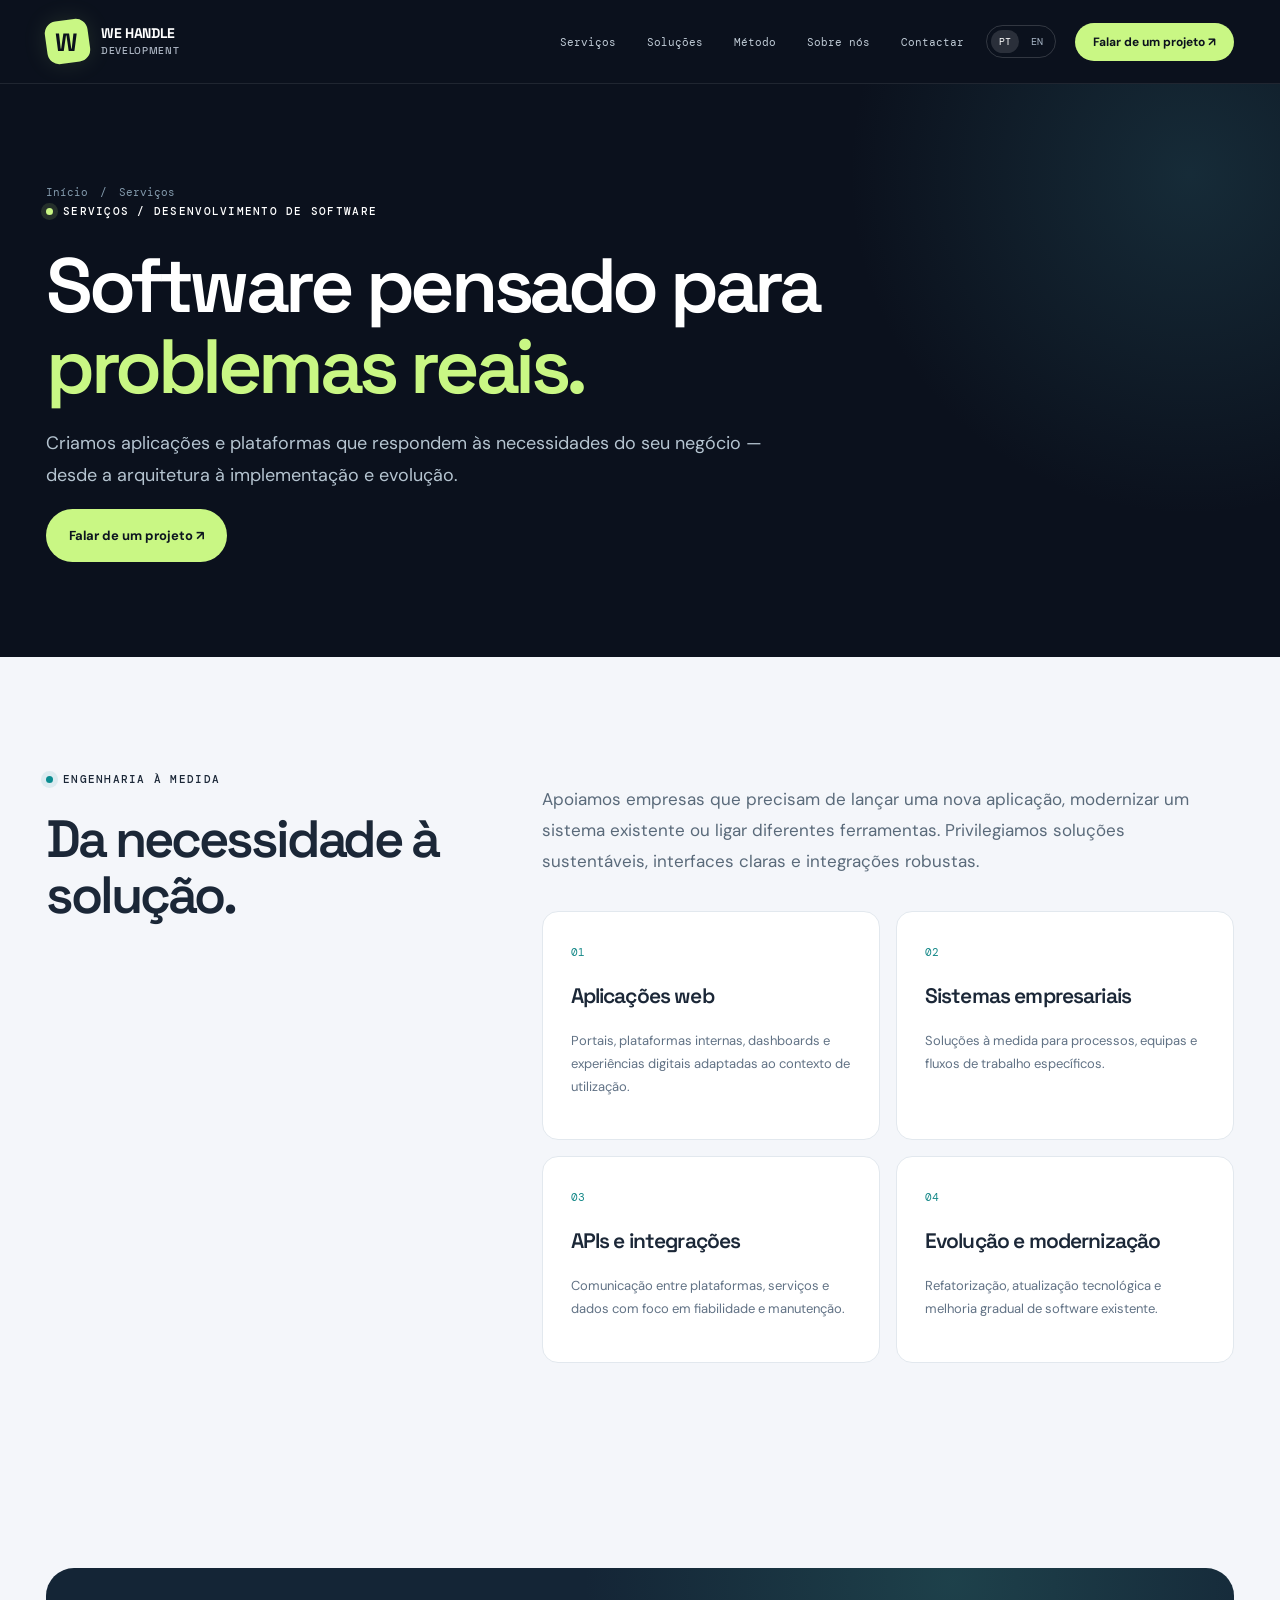
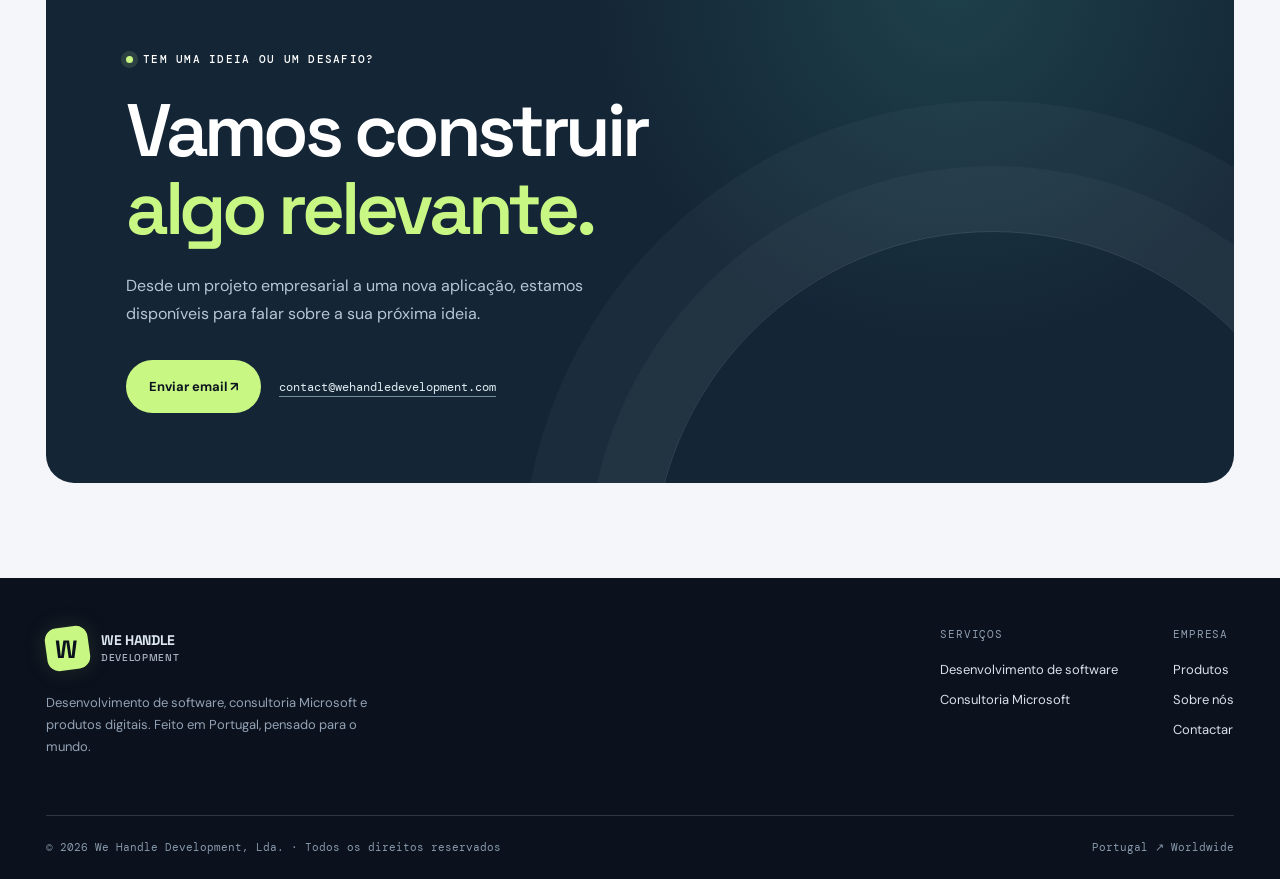
<file: servicos/desenvolvimento-software/index.html>
<!doctype html><html lang="pt-PT"><head><meta charset="utf-8"><meta name="viewport" content="width=device-width,initial-scale=1"><meta name="theme-color" content="#0b111d"><meta name="description" content="Aplicações web, sistemas empresariais, APIs, integrações e desenvolvimento de software à medida em Portugal e para clientes internacionais."><meta name="robots" content="index,follow"><title>Desenvolvimento de Software à Medida | We Handle Development</title><link rel="icon" type="image/svg+xml" href="../../assets/img/favicon.svg"><link rel="stylesheet" href="../../assets/css/site.css"><script type="application/ld+json">{"@context": "https://schema.org", "@type": "Organization", "name": "We Handle Development", "legalName": "WE HANDLE DEVELOPMENT, LDA", "description": "Desenvolvimento de software, consultoria Microsoft e produtos digitais. Feito em Portugal, pensado para o mundo.", "areaServed": ["Portugal", "International"], "knowsAbout": ["Software development", "Microsoft 365", "SharePoint", ".NET", "Power Platform", "Mobile apps"]}</script><script defer src="../../assets/js/site.js"></script></head><body><a class="skip-link" href="#main">Saltar para conteúdo</a><header class="topbar"><div class="wrap"><a class="logo" href="../../index.html" aria-label="We Handle Development home"><span class="logo-symbol"><b>W</b></span><span class="logo-text"><span>WE HANDLE</span><span>DEVELOPMENT</span></span></a><nav class="nav" id="primary-nav" data-nav aria-label="Main navigation"><a class="nav-link" href="../../index.html#services">Serviços</a><a class="nav-link" href="../../index.html#work">Soluções</a><a class="nav-link" href="../../index.html#approach">Método</a><a class="nav-link" href="../../index.html#about">Sobre nós</a><a class="nav-link" href="../../index.html#contact">Contactar</a></nav><div class="nav-actions"><div class="language" aria-label="Idioma"><a href="index.html" lang="pt" hreflang="pt-PT" class="current" aria-current="page">PT</a><a href="../../en/services/software-development/index.html" lang="en" hreflang="en" >EN</a></div><a class="nav-cta" href="../../index.html#contact">Falar de um projeto ↗</a><button type="button" class="menu-toggle" data-menu-toggle aria-controls="primary-nav" aria-expanded="false" aria-label="Open navigation"><svg width="20" height="20" viewBox="0 0 24 24" fill="none" stroke="currentColor" stroke-width="2"><path d="M4 7h16M4 12h16M4 17h16"/></svg></button></div></div></header><main id="main"><section class="inner-hero"><div class="wrap"><div class="breadcrumb"><a href="../../index.html">Início</a><span>/</span><span>Serviços</span></div><span class="eyebrow">Serviços / Desenvolvimento de software</span><h1 class="display">Software pensado para<br><em>problemas reais.</em></h1><p>Criamos aplicações e plataformas que respondem às necessidades do seu negócio — desde a arquitetura à implementação e evolução.</p><a class="btn btn-primary" href="../../index.html#contact">Falar de um projeto ↗</a></div></section><section class="detail-section"><div class="wrap"><div class="detail-grid"><div class="section-heading" data-reveal><span class="eyebrow">Engenharia à medida</span><h2 class="display">Da necessidade à solução.</h2></div><div class="detail-copy"><p>Apoiamos empresas que precisam de lançar uma nova aplicação, modernizar um sistema existente ou ligar diferentes ferramentas. Privilegiamos soluções sustentáveis, interfaces claras e integrações robustas.</p><div class="deliverables"><article class="deliverable" data-reveal><span class="dnum">01</span><h3>Aplicações web</h3><p>Portais, plataformas internas, dashboards e experiências digitais adaptadas ao contexto de utilização.</p></article><article class="deliverable" data-reveal><span class="dnum">02</span><h3>Sistemas empresariais</h3><p>Soluções à medida para processos, equipas e fluxos de trabalho específicos.</p></article><article class="deliverable" data-reveal><span class="dnum">03</span><h3>APIs e integrações</h3><p>Comunicação entre plataformas, serviços e dados com foco em fiabilidade e manutenção.</p></article><article class="deliverable" data-reveal><span class="dnum">04</span><h3>Evolução e modernização</h3><p>Refatorização, atualização tecnológica e melhoria gradual de software existente.</p></article></div></div></div></div></section><section class="contact-section" id="contact"><div class="wrap"><div class="contact-panel" data-reveal><span class="eyebrow">Tem uma ideia ou um desafio?</span><h2 class="display">Vamos construir<br><em>algo relevante.</em></h2><p>Desde um projeto empresarial a uma nova aplicação, estamos disponíveis para falar sobre a sua próxima ideia.</p><div class="contact-actions"><a class="btn btn-primary" href="mailto:contact@wehandledevelopment.com">Enviar email ↗</a><a class="email-link" href="mailto:contact@wehandledevelopment.com">contact@wehandledevelopment.com</a></div></div></div></section></main><footer><div class="wrap"><div class="footer-top"><div><a class="logo" href="../../index.html" aria-label="We Handle Development"><span class="logo-symbol"><b>W</b></span><span class="logo-text"><span>WE HANDLE</span><span>DEVELOPMENT</span></span></a><p>Desenvolvimento de software, consultoria Microsoft e produtos digitais. Feito em Portugal, pensado para o mundo.</p></div><div class="footer-links"><div><strong>Serviços</strong><a href="index.html">Desenvolvimento de software</a><a href="../consultoria-microsoft/index.html">Consultoria Microsoft</a></div><div><strong>Empresa</strong><a href="../../produtos/index.html">Produtos</a><a href="../../index.html#about">Sobre nós</a><a href="../../index.html#contact">Contactar</a></div></div></div><div class="footer-bottom"><span>© <span data-current-year>2026</span> We Handle Development, Lda. · Todos os direitos reservados</span><span>Portugal ↗ Worldwide</span></div></div></footer></body></html>
</file>
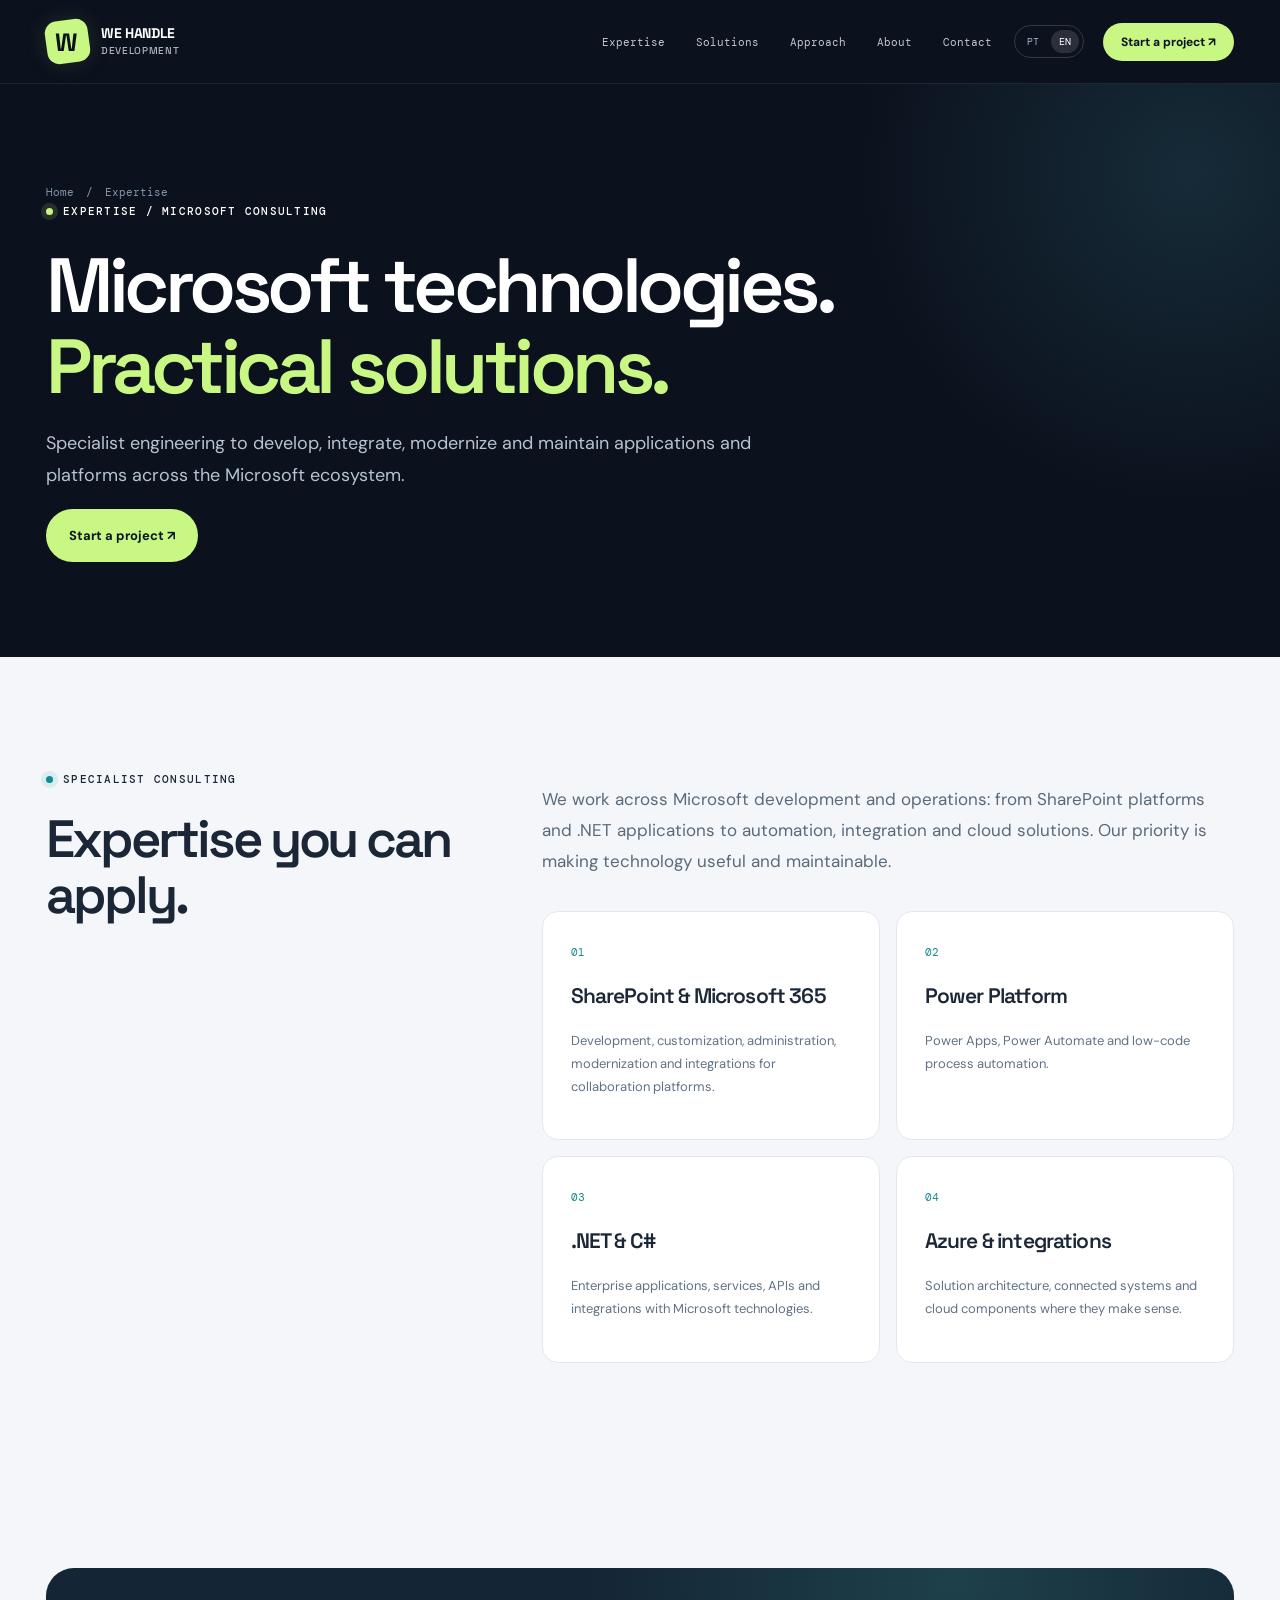
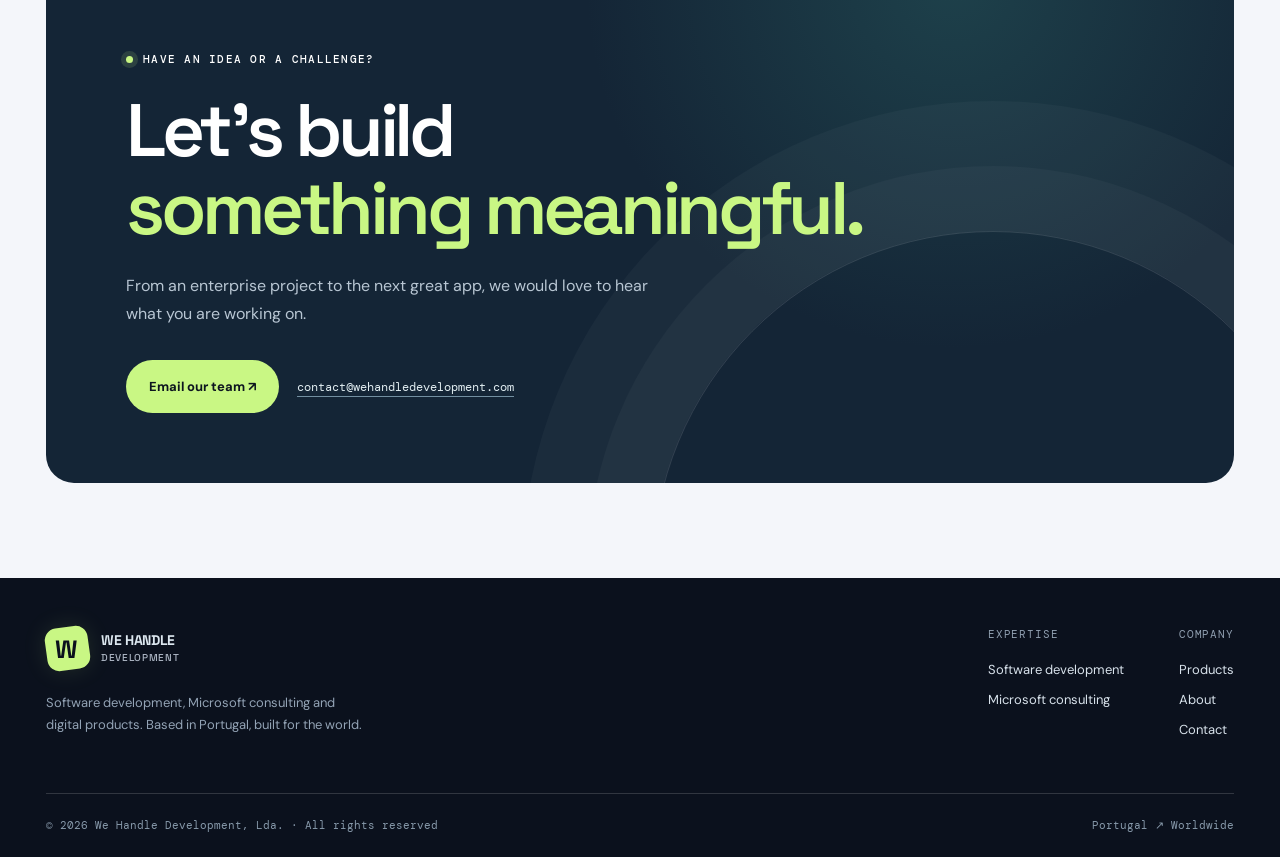
<file: en/services/microsoft-consulting/index.html>
<!doctype html><html lang="en"><head><meta charset="utf-8"><meta name="viewport" content="width=device-width,initial-scale=1"><meta name="theme-color" content="#0b111d"><meta name="description" content="Microsoft consulting for SharePoint, Microsoft 365, .NET, C#, Power Platform, Azure, Power Automate and enterprise integrations."><meta name="robots" content="index,follow"><title>Microsoft Consulting, SharePoint &amp; Power Platform | We Handle Development</title><link rel="icon" type="image/svg+xml" href="../../../assets/img/favicon.svg"><link rel="stylesheet" href="../../../assets/css/site.css"><script type="application/ld+json">{"@context": "https://schema.org", "@type": "Organization", "name": "We Handle Development", "legalName": "WE HANDLE DEVELOPMENT, LDA", "description": "Software development, Microsoft consulting and digital products. Based in Portugal, built for the world.", "areaServed": ["Portugal", "International"], "knowsAbout": ["Software development", "Microsoft 365", "SharePoint", ".NET", "Power Platform", "Mobile apps"]}</script><script defer src="../../../assets/js/site.js"></script></head><body><a class="skip-link" href="#main">Skip to content</a><header class="topbar"><div class="wrap"><a class="logo" href="../../index.html" aria-label="We Handle Development home"><span class="logo-symbol"><b>W</b></span><span class="logo-text"><span>WE HANDLE</span><span>DEVELOPMENT</span></span></a><nav class="nav" id="primary-nav" data-nav aria-label="Main navigation"><a class="nav-link" href="../../index.html#services">Expertise</a><a class="nav-link" href="../../index.html#work">Solutions</a><a class="nav-link" href="../../index.html#approach">Approach</a><a class="nav-link" href="../../index.html#about">About</a><a class="nav-link" href="../../index.html#contact">Contact</a></nav><div class="nav-actions"><div class="language" aria-label="Language"><a href="../../../servicos/consultoria-microsoft/index.html" lang="pt" hreflang="pt-PT" >PT</a><a href="index.html" lang="en" hreflang="en" class="current" aria-current="page">EN</a></div><a class="nav-cta" href="../../index.html#contact">Start a project ↗</a><button type="button" class="menu-toggle" data-menu-toggle aria-controls="primary-nav" aria-expanded="false" aria-label="Open navigation"><svg width="20" height="20" viewBox="0 0 24 24" fill="none" stroke="currentColor" stroke-width="2"><path d="M4 7h16M4 12h16M4 17h16"/></svg></button></div></div></header><main id="main"><section class="inner-hero"><div class="wrap"><div class="breadcrumb"><a href="../../index.html">Home</a><span>/</span><span>Expertise</span></div><span class="eyebrow">Expertise / Microsoft consulting</span><h1 class="display">Microsoft technologies.<br><em>Practical solutions.</em></h1><p>Specialist engineering to develop, integrate, modernize and maintain applications and platforms across the Microsoft ecosystem.</p><a class="btn btn-primary" href="../../index.html#contact">Start a project ↗</a></div></section><section class="detail-section"><div class="wrap"><div class="detail-grid"><div class="section-heading" data-reveal><span class="eyebrow">Specialist consulting</span><h2 class="display">Expertise you can apply.</h2></div><div class="detail-copy"><p>We work across Microsoft development and operations: from SharePoint platforms and .NET applications to automation, integration and cloud solutions. Our priority is making technology useful and maintainable.</p><div class="deliverables"><article class="deliverable" data-reveal><span class="dnum">01</span><h3>SharePoint &amp; Microsoft 365</h3><p>Development, customization, administration, modernization and integrations for collaboration platforms.</p></article><article class="deliverable" data-reveal><span class="dnum">02</span><h3>Power Platform</h3><p>Power Apps, Power Automate and low-code process automation.</p></article><article class="deliverable" data-reveal><span class="dnum">03</span><h3>.NET &amp; C#</h3><p>Enterprise applications, services, APIs and integrations with Microsoft technologies.</p></article><article class="deliverable" data-reveal><span class="dnum">04</span><h3>Azure &amp; integrations</h3><p>Solution architecture, connected systems and cloud components where they make sense.</p></article></div></div></div></div></section><section class="contact-section" id="contact"><div class="wrap"><div class="contact-panel" data-reveal><span class="eyebrow">Have an idea or a challenge?</span><h2 class="display">Let's build<br><em>something meaningful.</em></h2><p>From an enterprise project to the next great app, we would love to hear what you are working on.</p><div class="contact-actions"><a class="btn btn-primary" href="mailto:contact@wehandledevelopment.com">Email our team ↗</a><a class="email-link" href="mailto:contact@wehandledevelopment.com">contact@wehandledevelopment.com</a></div></div></div></section></main><footer><div class="wrap"><div class="footer-top"><div><a class="logo" href="../../index.html" aria-label="We Handle Development"><span class="logo-symbol"><b>W</b></span><span class="logo-text"><span>WE HANDLE</span><span>DEVELOPMENT</span></span></a><p>Software development, Microsoft consulting and digital products. Based in Portugal, built for the world.</p></div><div class="footer-links"><div><strong>Expertise</strong><a href="../software-development/index.html">Software development</a><a href="index.html">Microsoft consulting</a></div><div><strong>Company</strong><a href="../../products/index.html">Products</a><a href="../../index.html#about">About</a><a href="../../index.html#contact">Contact</a></div></div></div><div class="footer-bottom"><span>© <span data-current-year>2026</span> We Handle Development, Lda. · All rights reserved</span><span>Portugal ↗ Worldwide</span></div></div></footer></body></html>
</file>
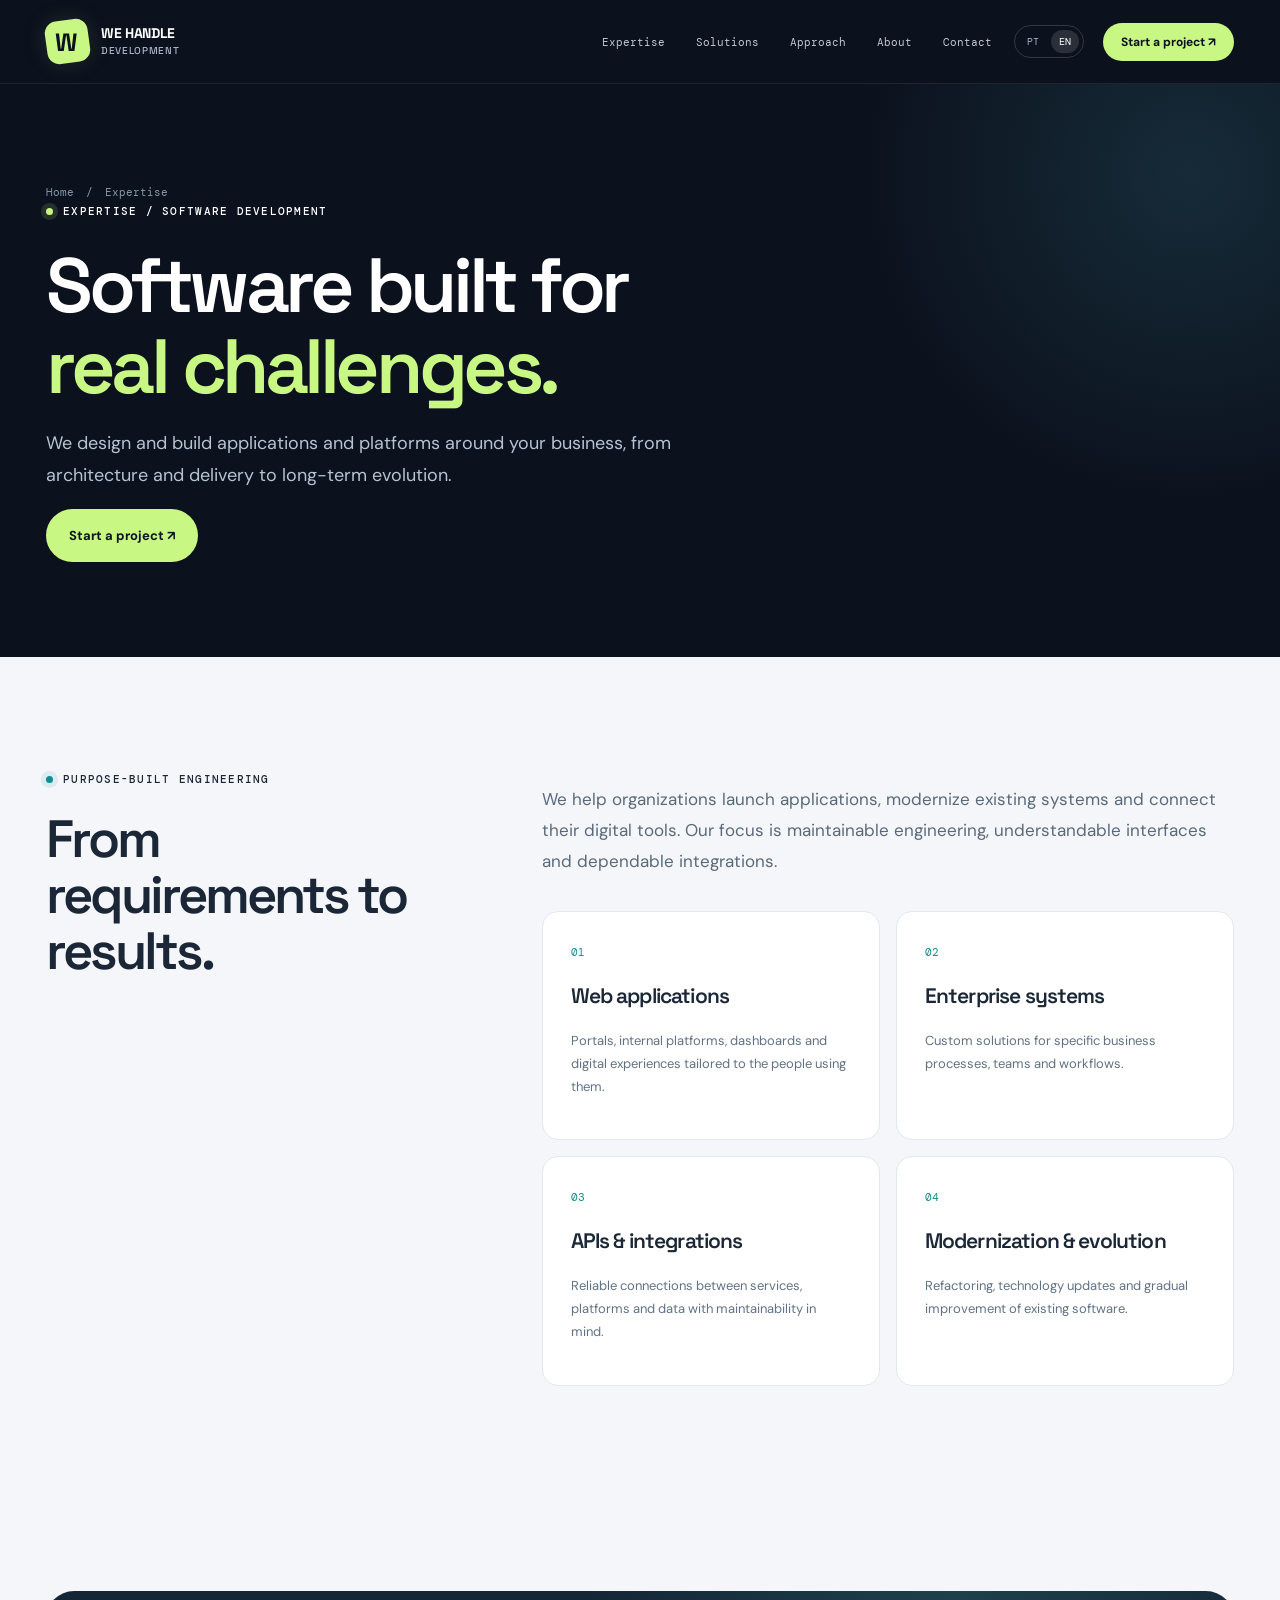
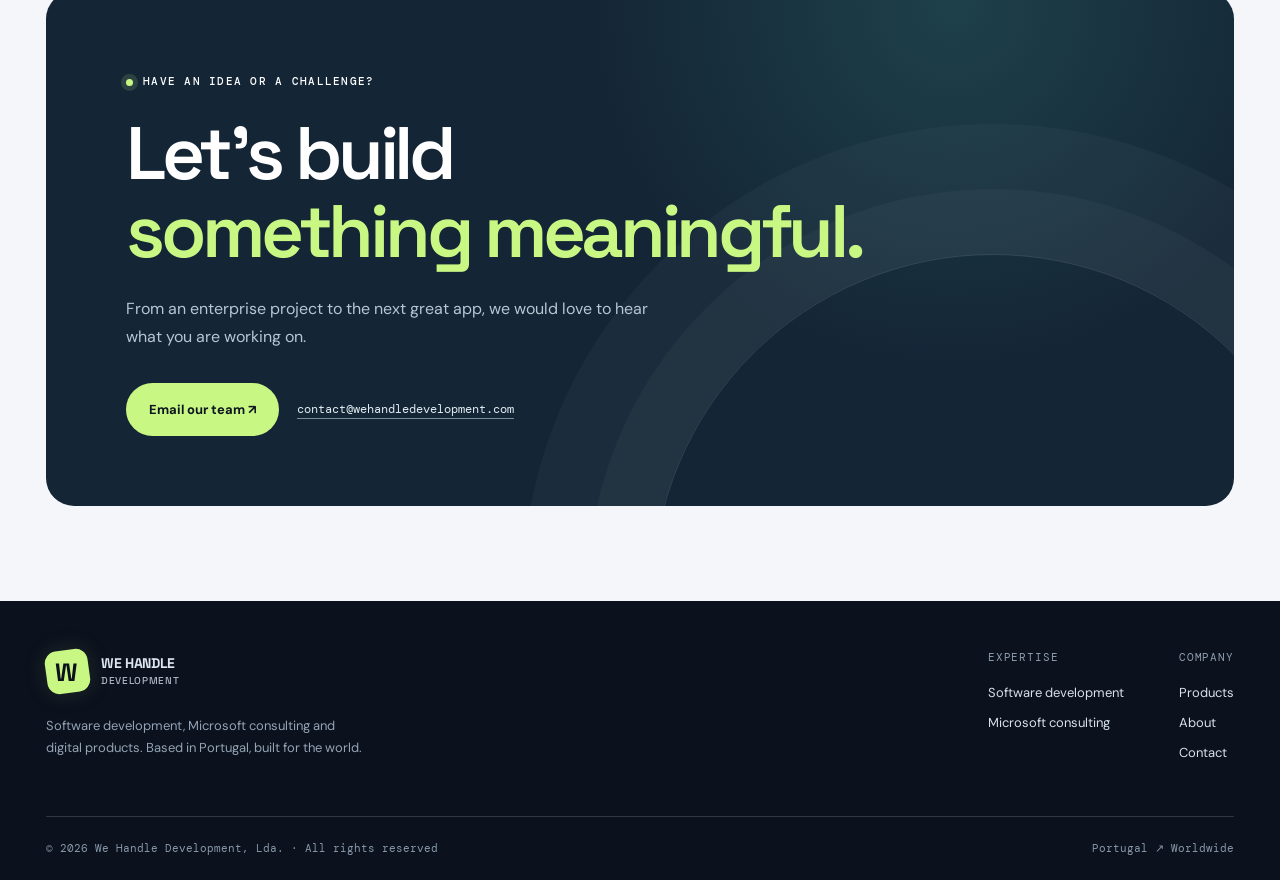
<file: en/services/software-development/index.html>
<!doctype html><html lang="en"><head><meta charset="utf-8"><meta name="viewport" content="width=device-width,initial-scale=1"><meta name="theme-color" content="#0b111d"><meta name="description" content="Custom web applications, enterprise software, APIs, integrations and software modernization for clients in Portugal and worldwide."><meta name="robots" content="index,follow"><title>Custom Software Development | We Handle Development</title><link rel="icon" type="image/svg+xml" href="../../../assets/img/favicon.svg"><link rel="stylesheet" href="../../../assets/css/site.css"><script type="application/ld+json">{"@context": "https://schema.org", "@type": "Organization", "name": "We Handle Development", "legalName": "WE HANDLE DEVELOPMENT, LDA", "description": "Software development, Microsoft consulting and digital products. Based in Portugal, built for the world.", "areaServed": ["Portugal", "International"], "knowsAbout": ["Software development", "Microsoft 365", "SharePoint", ".NET", "Power Platform", "Mobile apps"]}</script><script defer src="../../../assets/js/site.js"></script></head><body><a class="skip-link" href="#main">Skip to content</a><header class="topbar"><div class="wrap"><a class="logo" href="../../index.html" aria-label="We Handle Development home"><span class="logo-symbol"><b>W</b></span><span class="logo-text"><span>WE HANDLE</span><span>DEVELOPMENT</span></span></a><nav class="nav" id="primary-nav" data-nav aria-label="Main navigation"><a class="nav-link" href="../../index.html#services">Expertise</a><a class="nav-link" href="../../index.html#work">Solutions</a><a class="nav-link" href="../../index.html#approach">Approach</a><a class="nav-link" href="../../index.html#about">About</a><a class="nav-link" href="../../index.html#contact">Contact</a></nav><div class="nav-actions"><div class="language" aria-label="Language"><a href="../../../servicos/desenvolvimento-software/index.html" lang="pt" hreflang="pt-PT" >PT</a><a href="index.html" lang="en" hreflang="en" class="current" aria-current="page">EN</a></div><a class="nav-cta" href="../../index.html#contact">Start a project ↗</a><button type="button" class="menu-toggle" data-menu-toggle aria-controls="primary-nav" aria-expanded="false" aria-label="Open navigation"><svg width="20" height="20" viewBox="0 0 24 24" fill="none" stroke="currentColor" stroke-width="2"><path d="M4 7h16M4 12h16M4 17h16"/></svg></button></div></div></header><main id="main"><section class="inner-hero"><div class="wrap"><div class="breadcrumb"><a href="../../index.html">Home</a><span>/</span><span>Expertise</span></div><span class="eyebrow">Expertise / Software development</span><h1 class="display">Software built for<br><em>real challenges.</em></h1><p>We design and build applications and platforms around your business, from architecture and delivery to long-term evolution.</p><a class="btn btn-primary" href="../../index.html#contact">Start a project ↗</a></div></section><section class="detail-section"><div class="wrap"><div class="detail-grid"><div class="section-heading" data-reveal><span class="eyebrow">Purpose-built engineering</span><h2 class="display">From requirements to results.</h2></div><div class="detail-copy"><p>We help organizations launch applications, modernize existing systems and connect their digital tools. Our focus is maintainable engineering, understandable interfaces and dependable integrations.</p><div class="deliverables"><article class="deliverable" data-reveal><span class="dnum">01</span><h3>Web applications</h3><p>Portals, internal platforms, dashboards and digital experiences tailored to the people using them.</p></article><article class="deliverable" data-reveal><span class="dnum">02</span><h3>Enterprise systems</h3><p>Custom solutions for specific business processes, teams and workflows.</p></article><article class="deliverable" data-reveal><span class="dnum">03</span><h3>APIs &amp; integrations</h3><p>Reliable connections between services, platforms and data with maintainability in mind.</p></article><article class="deliverable" data-reveal><span class="dnum">04</span><h3>Modernization &amp; evolution</h3><p>Refactoring, technology updates and gradual improvement of existing software.</p></article></div></div></div></div></section><section class="contact-section" id="contact"><div class="wrap"><div class="contact-panel" data-reveal><span class="eyebrow">Have an idea or a challenge?</span><h2 class="display">Let's build<br><em>something meaningful.</em></h2><p>From an enterprise project to the next great app, we would love to hear what you are working on.</p><div class="contact-actions"><a class="btn btn-primary" href="mailto:contact@wehandledevelopment.com">Email our team ↗</a><a class="email-link" href="mailto:contact@wehandledevelopment.com">contact@wehandledevelopment.com</a></div></div></div></section></main><footer><div class="wrap"><div class="footer-top"><div><a class="logo" href="../../index.html" aria-label="We Handle Development"><span class="logo-symbol"><b>W</b></span><span class="logo-text"><span>WE HANDLE</span><span>DEVELOPMENT</span></span></a><p>Software development, Microsoft consulting and digital products. Based in Portugal, built for the world.</p></div><div class="footer-links"><div><strong>Expertise</strong><a href="index.html">Software development</a><a href="../microsoft-consulting/index.html">Microsoft consulting</a></div><div><strong>Company</strong><a href="../../products/index.html">Products</a><a href="../../index.html#about">About</a><a href="../../index.html#contact">Contact</a></div></div></div><div class="footer-bottom"><span>© <span data-current-year>2026</span> We Handle Development, Lda. · All rights reserved</span><span>Portugal ↗ Worldwide</span></div></div></footer></body></html>
</file>
<file: assets/css/site.css>
@import url('https://fonts.googleapis.com/css2?family=DM+Mono:wght@400;500&family=DM+Sans:wght@400;500;600;700&family=Space+Grotesk:wght@400;500;600;700&display=swap');
:root{--ink:#0b111d;--ink2:#121d2b;--white:#f7f9fc;--paper:#f4f6fa;--text:#1b2737;--muted:#66758a;--lime:#c9f784;--cyan:#70dfec;--border:#dce2eb;--max:1236px}
*{box-sizing:border-box}html{scroll-behavior:smooth;scroll-padding-top:88px}body{margin:0;font-family:'DM Sans',Arial,sans-serif;background:var(--paper);color:var(--text);-webkit-font-smoothing:antialiased}a{color:inherit;text-decoration:none}button{font:inherit}a:focus-visible,button:focus-visible{outline:3px solid #46b8ff;outline-offset:4px}::selection{background:#c9f784;color:#0b111d}.wrap{width:min(var(--max),calc(100% - 92px));margin:auto}.display{font-family:'Space Grotesk',Arial,sans-serif;letter-spacing:-.058em;font-weight:600}.mono,.eyebrow,.tag,.nav-link,.small-label{font-family:'DM Mono',monospace}.eyebrow{display:inline-flex;align-items:center;gap:10px;font-size:11px;font-weight:500;line-height:1.6;letter-spacing:.115em;text-transform:uppercase}.eyebrow::before{content:"";width:7px;height:7px;flex:none;background:var(--lime);border-radius:100%;box-shadow:0 0 0 5px #c9f78422}.section-heading .eyebrow::before,.light .eyebrow::before{background:#0b8d91;box-shadow:0 0 0 5px #0b8d911a}.section-heading{max-width:710px}.section-heading h2{font-size:clamp(38px,5vw,68px);line-height:1.05;margin:21px 0 18px}.section-heading p{line-height:1.75;color:var(--muted);font-size:17px;max-width:600px}.topbar{position:relative;z-index:50;background:var(--ink);color:#fff;border-bottom:1px solid #ffffff16}.topbar .wrap{height:83px;display:flex;align-items:center;justify-content:space-between;gap:22px}.logo{display:flex;align-items:center;gap:12px;flex-shrink:0}.logo-symbol{display:grid;place-items:center;width:43px;height:43px;background:var(--lime);color:var(--ink);border-radius:12px;transform:rotate(-8deg);font:700 25px 'Space Grotesk',sans-serif;letter-spacing:-.15em;padding-right:6px;box-shadow:0 0 24px #c9f7841e}.logo-symbol b{transform:rotate(8deg)}.logo-text{font-family:'Space Grotesk',sans-serif;font-size:14px;line-height:1.07;letter-spacing:-.025em;font-weight:700;display:flex;flex-direction:column}.logo-text span:last-child{color:#aab3c1;font-weight:500;letter-spacing:.065em;font-size:10px;margin-top:5px}.nav{display:flex;align-items:center;gap:31px;margin-left:auto}.nav-link{font-size:11px;color:#bec9d4;transition:color .2s}.nav-link:hover{color:#fff}.nav-actions{display:flex;align-items:center;gap:19px}.language{display:flex;align-items:center;gap:4px;border:1px solid #ffffff29;padding:4px;border-radius:100px;font:10px 'DM Mono',monospace}.language a{padding:5px 8px;border-radius:100px;color:#a8b6c7}.language a.current{background:#ffffff21;color:#fff}.nav-cta{padding:11px 18px;color:var(--ink);background:var(--lime);border-radius:100px;font-size:12px;font-weight:700;white-space:nowrap}.menu-toggle{display:none;background:transparent;border:1px solid #ffffff50;color:white;border-radius:9px;padding:9px 11px;cursor:pointer}.menu-toggle svg{display:block}.hero{position:relative;overflow:hidden;background:var(--ink);color:var(--white);min-height:660px;padding:91px 0 94px}.hero::before{content:"";position:absolute;inset:0;opacity:.34;pointer-events:none;background:radial-gradient(circle at 83% 38%,#368d9275,transparent 26%),radial-gradient(circle at 56% 97%,#28427194,transparent 30%)}.hero::after{content:"";position:absolute;inset:0;opacity:.09;background-image:linear-gradient(#ffffff55 1px,transparent 1px),linear-gradient(90deg,#ffffff55 1px,transparent 1px);background-size:63px 63px;mask-image:linear-gradient(90deg,transparent,black 52%)}.hero .wrap{position:relative;z-index:2}.hero-grid{display:grid;grid-template-columns:1.1fr .9fr;gap:42px;align-items:center}.hero-copy{padding-top:6px}.hero h1{font-size:clamp(60px,7.6vw,108px);line-height:.99;margin:26px 0 26px;max-width:800px}.hero h1 em{font-style:normal;color:var(--lime);display:block}.hero-subtitle{color:#bdc7d5;font-size:17px;max-width:530px;line-height:1.75;margin:0 0 34px}.hero-actions{display:flex;gap:12px;align-items:center;flex-wrap:wrap}.btn{display:inline-flex;justify-content:center;align-items:center;gap:15px;border-radius:50px;font-weight:700;font-size:13px;padding:17px 22px;transition:transform .25s,background .25s;border:1px solid transparent}.btn:hover{transform:translateY(-3px)}.btn-primary{background:var(--lime);color:#0d151f}.btn-primary:hover{background:#e0ffa9}.btn-ghost{border-color:#ffffff55;color:#f1f4f7}.btn-ghost:hover{background:#ffffff14}.btn-dark{background:var(--ink);color:white}.btn-outline{border-color:#d0d8e0}.arrow-icon{font-size:20px;line-height:0;font-weight:400}.hero-note{display:flex;gap:20px;align-items:center;margin-top:59px;padding-top:18px;border-top:1px solid #ffffff25;max-width:510px;color:#9eadc0;font:11px 'DM Mono',monospace;line-height:1.5}.hero-note strong{font-size:11px;color:white;font-weight:500}.orbit-art{height:500px;position:relative;perspective:800px}.orbit-art::before{content:"";position:absolute;width:480px;height:480px;border-radius:50%;left:0;top:15px;background:radial-gradient(circle at center,#2e657c4d,transparent 68%);filter:blur(8px)}.orb-ring{position:absolute;border:1px solid #ffffff25;border-radius:50%;width:400px;height:400px;top:48px;left:25px;transform:rotateX(57deg) rotate(22deg)}.orb-ring.two{width:530px;height:530px;left:-39px;top:-11px;border-style:dashed;border-color:#ffffff22;transform:rotateX(57deg) rotate(-22deg)}.code-panel{position:absolute;top:86px;left:19px;width:min(445px,95%);border-radius:19px;background:#142231eF;border:1px solid #80a0b44d;box-shadow:0 32px 90px #020a12d6,0 0 90px #4a7c884a;transform:rotate(-4deg);backdrop-filter:blur(18px);overflow:hidden}.window-top{display:flex;align-items:center;gap:7px;padding:15px 18px;border-bottom:1px solid #ffffff1d}.window-top i{display:block;width:8px;height:8px;border-radius:50%;background:#eb7e72}.window-top i:nth-child(2){background:#e6ca6b}.window-top i:nth-child(3){background:#78d1a1}.window-top span{margin-left:auto;font:10px 'DM Mono',monospace;color:#90a3b4}.code-lines{font:13px/2.15 'DM Mono',monospace;padding:28px 24px 19px;color:#c8d6e0}.code-lines .line-num{color:#557080;display:inline-block;width:27px}.code-lines .keyword{color:#aa9ff7}.code-lines .str{color:#d7f8a3}.code-lines .fn{color:#75e0e9}.code-lines .indent{padding-left:27px}.window-bottom{display:flex;justify-content:space-between;align-items:center;border-top:1px solid #ffffff22;padding:16px 22px;font:10px 'DM Mono',monospace;color:#a2b5c4}.window-bottom span:first-child{color:#b6ef8b}.window-bottom span:first-child::before{content:"●";padding-right:8px}.floating{position:absolute;border:1px solid #ffffff31;background:#1c3445eb;box-shadow:0 22px 50px #0008;backdrop-filter:blur(10px);color:white;border-radius:16px}.floating.top{right:-7px;top:44px;padding:18px 20px;transform:rotate(9deg)}.floating.bottom{left:0;bottom:35px;padding:18px 20px;transform:rotate(6deg)}.float-title{font:10px 'DM Mono',monospace;color:#a4bbcc;text-transform:uppercase;letter-spacing:.1em}.float-number{font:700 26px 'Space Grotesk',sans-serif;margin-top:7px;white-space:nowrap}.floating.top .float-number{color:var(--lime)}.float-pills{display:flex;gap:6px;margin-top:10px}.float-pills span{font:9px 'DM Mono',monospace;padding:6px 8px;border-radius:8px;background:#ffffff17}.scroll-hint{display:flex;justify-content:space-between;align-items:center;font:10px 'DM Mono',monospace;color:#95a8ba;letter-spacing:.1em;margin-top:29px}.scroll-hint span{display:flex;align-items:center;gap:10px}.scroll-hint span:before{content:"";display:block;width:24px;height:1px;background:#8ea2b5}.ticker{border-bottom:1px solid var(--border);background:#fff}.ticker .wrap{display:flex;align-items:center;gap:23px;min-height:96px}.ticker-label{font:10px 'DM Mono',monospace;letter-spacing:.08em;color:#7e8895;text-transform:uppercase;max-width:170px;line-height:1.6}.ticker-items{display:flex;align-items:center;justify-content:space-around;flex:1;gap:14px;flex-wrap:wrap}.ticker-item{font:600 16px 'Space Grotesk',sans-serif;color:#4b5869;white-space:nowrap;letter-spacing:-.04em}.ticker-item small{color:#8996a8;margin-right:8px;font-family:'DM Mono',monospace;font-size:12px}.section{padding:116px 0}.section.light{background:var(--paper)}.services-grid{display:grid;grid-template-columns:repeat(2,minmax(0,1fr));gap:17px;margin-top:53px}.service-card{display:block;position:relative;padding:35px 36px 32px;min-height:292px;background:#fff;border:1px solid #e3e8ed;border-radius:22px;transition:transform .25s,border-color .25s,box-shadow .25s;overflow:hidden}.service-card:hover{transform:translateY(-6px);border-color:#a8c8c6;box-shadow:0 20px 40px #1c34410d}.service-card:before{content:"";position:absolute;top:0;right:0;width:115px;height:115px;border-radius:0 22px 0 120px;background:#eef7f5;transition:background .25s}.service-card:hover:before{background:#dff3db}.service-card .service-icon{position:relative;z-index:2;width:49px;height:49px;border-radius:12px;background:#eaf2f5;display:grid;place-items:center}.service-card .service-icon svg{width:25px;height:25px;stroke:#17394e;stroke-width:1.8;fill:none;stroke-linecap:round;stroke-linejoin:round}.service-card h3{position:relative;font:600 29px/1.18 'Space Grotesk',sans-serif;letter-spacing:-.045em;margin:27px 0 11px;max-width:330px}.service-card p{position:relative;font-size:14px;line-height:1.8;color:#637386;max-width:410px;margin:0 0 21px}.service-card .service-more{font:500 11px 'DM Mono',monospace;color:#1b606b;display:flex;align-items:center;gap:7px}.service-card.feature{background:#152234;color:white;border-color:#152234}.service-card.feature::before{background:#24424a}.service-card.feature .service-icon{background:#263d48}.service-card.feature .service-icon svg{stroke:var(--lime)}.service-card.feature p{color:#aebbc9}.service-card.feature .service-more{color:var(--lime)}.split-section{background:#e8edf3;padding:112px 0}.split-grid{display:grid;grid-template-columns:1fr 1fr;gap:18px;margin-top:52px}.split-card{overflow:hidden;min-height:480px;border-radius:23px;padding:40px;position:relative}.split-card h3{font:600 clamp(32px,3.2vw,45px)/1.09 'Space Grotesk',sans-serif;letter-spacing:-.06em;margin:18px 0 12px;position:relative;z-index:2}.split-card p{font-size:15px;line-height:1.75;max-width:390px;position:relative;z-index:2}.split-card .card-action{position:absolute;z-index:4;bottom:34px;left:40px;font:12px 'DM Mono',monospace;display:flex;gap:12px;align-items:center}.split-card.consult{background:#121f2c;color:white}.split-card.consult p{color:#b1c0cd}.split-card.product{background:#c9f784;color:#10202b}.split-card.product p{color:#314339}.diagram-lines{position:absolute;bottom:-70px;right:-55px;opacity:.64;width:330px;height:320px;border:1px solid #649ea4;border-radius:35px;transform:rotate(-27deg)}.diagram-lines::before,.diagram-lines::after{content:"";position:absolute;border:1px solid #649ea4;border-radius:35px;width:100%;height:100%;transform:translate(-58px,-58px)}.diagram-lines::after{transform:translate(53px,53px)}.phone-mock{position:absolute;width:193px;height:316px;bottom:-68px;right:36px;transform:rotate(-15deg);border:8px solid #0d2127;border-radius:35px;background:#edffcc;box-shadow:14px 18px 0 #819d5b61;overflow:hidden}.phone-mock::before{content:"";position:absolute;top:10px;left:60px;background:#0d2127;width:55px;height:10px;border-radius:20px}.phone-ui{display:grid;grid-template-columns:1fr 1fr;gap:8px;padding:57px 13px 13px}.phone-ui div{height:53px;border-radius:10px;background:#b2df75}.phone-ui div:nth-child(2){background:#183a3e}.phone-ui div:nth-child(3){background:#d8f7a0;grid-column:span 2;height:81px}.phone-ui div:nth-child(4){background:#649389}.phone-ui div:nth-child(5){background:#91c6a7}.microsoft{background:var(--ink);color:white;position:relative;overflow:hidden}.microsoft:before{content:"";position:absolute;right:-160px;bottom:-300px;width:700px;height:700px;border:1px solid #536e7740;border-radius:50%;box-shadow:0 0 0 90px #536e7710,0 0 0 180px #536e770d}.microsoft .wrap{position:relative}.ms-grid{display:grid;grid-template-columns:.95fr 1.05fr;gap:100px;align-items:start}.ms-grid .section-heading p{color:#a6b4c4}.ms-grid h2{margin-top:23px}.ms-stacks{border-top:1px solid #ffffff2a}.ms-stack{display:flex;align-items:center;justify-content:space-between;gap:15px;padding:23px 0;border-bottom:1px solid #ffffff2a;font:500 20px 'Space Grotesk',sans-serif;letter-spacing:-.025em}.ms-stack span{font:11px 'DM Mono',monospace;color:#aab9c5}.ms-stack::after{content:'↗';color:var(--lime);font:22px 'Space Grotesk',sans-serif}.ms-button{margin-top:30px}.process-grid{display:grid;grid-template-columns:repeat(3,1fr);gap:30px;margin-top:55px}.process-item{border-top:1px solid #c8d2dc;padding-top:25px}.process-item .num{color:#0a8688;font:12px 'DM Mono',monospace}.process-item h3{font:600 28px 'Space Grotesk',sans-serif;letter-spacing:-.04em;margin:22px 0 11px}.process-item p{font-size:14px;color:#69788a;line-height:1.8;max-width:300px}.about-band{padding:75px 0;background:#dfe8ed}.about-grid{display:grid;grid-template-columns:.75fr 1.25fr;gap:60px;align-items:start}.about-grid h2{font-size:clamp(37px,4vw,57px);line-height:1.09;margin:0}.about-grid p{font-size:17px;color:#4a5d6c;line-height:1.8;margin:0}.about-grid p+p{margin-top:16px}.contact-section{background:var(--paper);padding:95px 0}.contact-panel{position:relative;overflow:hidden;padding:79px 80px 70px;background:#142536;border-radius:28px;color:white}.contact-panel::before{content:"";position:absolute;right:-10%;top:-75%;width:800px;height:800px;border-radius:50%;background:radial-gradient(circle,#2a646570,transparent 65%);pointer-events:none}.contact-panel::after{content:"";position:absolute;right:-100px;bottom:-430px;width:680px;height:680px;border:1px solid #ffffff20;border-radius:50%;box-shadow:0 0 0 65px #ffffff08,0 0 0 130px #ffffff08}.contact-panel>*{position:relative;z-index:2}.contact-panel h2{font-size:clamp(48px,5.8vw,75px);line-height:1.05;max-width:800px;margin:24px 0}.contact-panel h2 em{font-style:normal;color:var(--lime)}.contact-panel p{color:#b8c6d3;max-width:540px;line-height:1.75;font-size:16px}.contact-panel .contact-actions{display:flex;flex-wrap:wrap;gap:18px;align-items:center;margin-top:32px}.email-link{color:#e0ecf0;text-decoration:underline;text-underline-offset:5px;text-decoration-color:#728fa1;font:12px 'DM Mono',monospace;word-break:break-all}footer{background:#0b111d;color:#dce7ef;padding:49px 0 25px}.footer-top{display:flex;justify-content:space-between;align-items:start;gap:32px;border-bottom:1px solid #ffffff28;padding-bottom:44px}.footer-top p{max-width:325px;color:#93a3b5;line-height:1.7;font-size:13px;margin-top:22px}.footer-links{display:flex;gap:55px}.footer-links div{display:flex;flex-direction:column;gap:13px}.footer-links strong{font:11px 'DM Mono',monospace;color:#8f9eaf;text-transform:uppercase;letter-spacing:.08em;margin-bottom:7px}.footer-links a{font-size:13px;color:#d8e2eb}.footer-links a:hover{color:var(--lime)}.footer-bottom{padding-top:24px;display:flex;justify-content:space-between;gap:20px;font:11px 'DM Mono',monospace;color:#8799aa}.inner-hero{background:var(--ink);color:white;padding:101px 0 95px;position:relative;overflow:hidden}.inner-hero::before{content:"";width:740px;height:740px;position:absolute;right:-280px;top:-280px;background:radial-gradient(circle,#2f67754e,transparent 65%)}.inner-hero .wrap{position:relative}.inner-hero h1{font-size:clamp(54px,6vw,83px);line-height:1.05;margin:25px 0 20px;max-width:940px}.inner-hero h1 em{font-style:normal;color:var(--lime)}.inner-hero p{max-width:730px;color:#b5c4d0;font-size:18px;line-height:1.8}.inner-hero .breadcrumb{font:11px 'DM Mono',monospace;color:#8299ab;display:flex;gap:12px}.inner-hero .breadcrumb a:hover{color:white}.detail-section{padding:110px 0}.detail-grid{display:grid;grid-template-columns:.75fr 1.25fr;gap:80px}.detail-grid h2{font-size:clamp(36px,4.1vw,58px);line-height:1.07;margin:22px 0}.detail-copy p{font-size:17px;color:#5a6a7a;line-height:1.8}.deliverables{display:grid;grid-template-columns:1fr 1fr;gap:16px;margin-top:35px}.deliverable{background:white;border:1px solid #e2e8ee;padding:28px;border-radius:16px}.deliverable h3{font:600 21px 'Space Grotesk',sans-serif;letter-spacing:-.04em}.deliverable p{font-size:13px;color:#617285;line-height:1.75}.deliverable .dnum{color:#168989;font:11px 'DM Mono',monospace}.product-page-grid{display:grid;grid-template-columns:1fr 1fr;gap:20px;margin-top:46px}.product-block{min-height:345px;border-radius:23px;background:#182d3a;color:white;padding:36px;position:relative;overflow:hidden}.product-block:nth-child(2){background:#c9f784;color:#17252b}.product-block .label-pill{display:inline-flex;padding:9px 13px;border:1px solid currentColor;border-radius:100px;font:10px 'DM Mono',monospace;opacity:.8}.product-block h3{font:600 37px 'Space Grotesk',sans-serif;letter-spacing:-.05em;margin-top:51px;max-width:310px}.product-block p{font-size:14px;line-height:1.7;max-width:320px;opacity:.77}.product-block .decoration{position:absolute;right:-80px;bottom:-100px;width:300px;height:300px;border:1px solid currentColor;opacity:.2;border-radius:50%;box-shadow:0 0 0 45px currentColor,0 0 0 85px currentColor;mix-blend-mode:overlay}.note-card{background:white;border:1px solid #dce4ea;border-radius:15px;padding:23px 27px;margin-top:28px;color:#677889;font-size:13px;line-height:1.7}.skip-link{position:absolute;left:12px;top:-55px;background:var(--lime);color:var(--ink);padding:10px;z-index:100}.skip-link:focus{top:12px}[data-reveal]{opacity:1;transform:none}.js [data-reveal]{opacity:0;transform:translateY(23px);transition:opacity .65s ease,transform .65s ease}.js [data-reveal].revealed{opacity:1;transform:translateY(0)}@media(prefers-reduced-motion:reduce){html{scroll-behavior:auto}*,*:before,*:after{transition:none!important;animation:none!important}.js [data-reveal]{opacity:1;transform:none}}
@media(max-width:1100px){.nav{gap:16px}.nav-link{font-size:10px}.nav-actions{gap:11px}.hero-grid{grid-template-columns:1fr 0.86fr;gap:16px}.hero h1{font-size:clamp(60px,7vw,88px)}.orb-ring{left:-30px}.floating.top{right:-8px}.code-panel{left:0}.ms-grid{gap:58px}}
@media(max-width:850px){.wrap{width:min(var(--max),calc(100% - 48px))}.topbar .wrap{height:72px}.menu-toggle{display:block}.nav{position:absolute;top:72px;left:0;right:0;background:#142231;border-top:1px solid #ffffff24;padding:16px 24px 23px;display:none;flex-direction:column;align-items:stretch;gap:0}.nav.open{display:flex}.nav-link{padding:15px 0;font-size:12px;border-bottom:1px solid #ffffff16}.nav-actions{margin-left:auto}.nav-cta{display:none}.hero{padding:68px 0}.hero-grid{grid-template-columns:1fr}.hero-copy{max-width:690px}.hero h1{font-size:clamp(64px,9vw,94px)}.orbit-art{height:450px;max-width:560px;margin:0 auto;width:100%}.hero-note{margin-top:36px}.ticker .wrap{padding:24px 0;flex-direction:column;gap:13px}.ticker-label{text-align:center}.section{padding:80px 0}.split-section{padding:80px 0}.ms-grid,.detail-grid{grid-template-columns:1fr;gap:32px}.microsoft{padding:85px 0}.about-grid{grid-template-columns:1fr;gap:22px}.contact-panel{padding:58px 42px}.footer-links{gap:34px}}
@media(max-width:590px){.wrap{width:calc(100% - 36px)}.topbar .wrap{gap:8px}.logo-symbol{height:38px;width:38px}.logo-text{font-size:12px}.logo-text span:last-child{font-size:9px}.language{font-size:9px}.language a{padding:4px 7px}.hero{padding:59px 0 44px}.hero h1{font-size:clamp(52px,12vw,75px);line-height:1.02;margin:22px 0}.hero-subtitle{font-size:15px}.hero-actions .btn{width:100%}.hero-note{font-size:10px;flex-wrap:wrap;gap:6px 20px}.orbit-art{height:356px}.code-panel{top:49px;left:0;width:91%;transform:rotate(-3deg)}.code-lines{font-size:10px;line-height:2;padding:20px 13px}.floating.top{right:-5px;top:12px;padding:12px;transform:rotate(6deg)}.floating.bottom{bottom:0;left:4px;padding:12px}.float-number{font-size:19px}.orb-ring{width:270px;height:270px}.orb-ring.two{width:370px;height:370px}.scroll-hint{margin-top:10px}.ticker-items{justify-content:center;gap:12px 22px}.ticker-item{font-size:13px}.section{padding:70px 0}.section-heading h2{font-size:40px}.section-heading p{font-size:15px}.services-grid,.split-grid,.process-grid,.product-page-grid,.deliverables{grid-template-columns:1fr}.services-grid{margin-top:32px}.service-card{padding:29px;min-height:265px}.split-section{padding:70px 0}.split-grid{margin-top:30px}.split-card{min-height:405px;padding:31px}.split-card .card-action{left:31px}.phone-mock{right:8px;width:145px;height:265px}.microsoft{padding:70px 0}.ms-stack{font-size:16px}.process-grid{gap:18px;margin-top:35px}.process-item h3{margin:16px 0 6px}.about-band{padding:60px 0}.about-grid p{font-size:15px}.contact-section{padding:55px 0}.contact-panel{padding:44px 27px;border-radius:18px}.contact-panel h2{font-size:44px}.contact-panel .btn{width:100%}.footer-top,.footer-bottom{flex-direction:column}.footer-links{display:grid;grid-template-columns:1fr 1fr;gap:35px;width:100%}.inner-hero{padding:75px 0}.inner-hero h1{font-size:49px}.inner-hero p{font-size:16px}.detail-section{padding:69px 0}.product-block{min-height:310px}}
</file>
